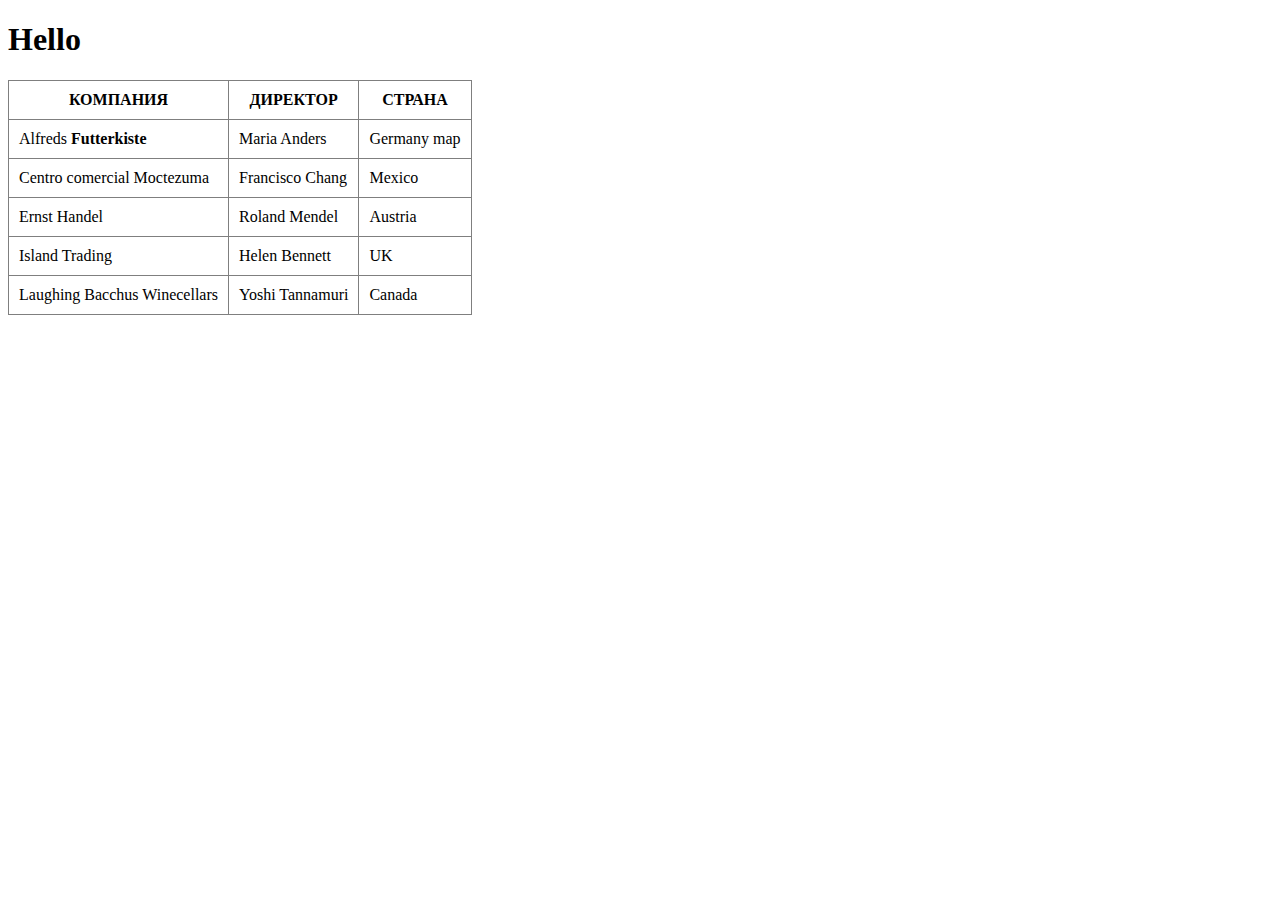
<file: unit_10/oop-9-2/app2/index.html>
<!DOCTYPE html>
<html lang="en">

<head>
  <meta charset="UTF-8">
  <meta name="viewport" content="width=device-width, initial-scale=1.0">
  <title>Document</title>
  <link rel="stylesheet" href="style.css">
</head>

<body>

  <script src="GridView.js"></script>
  <script src="script.js"></script>
</body>

</html>
</file>
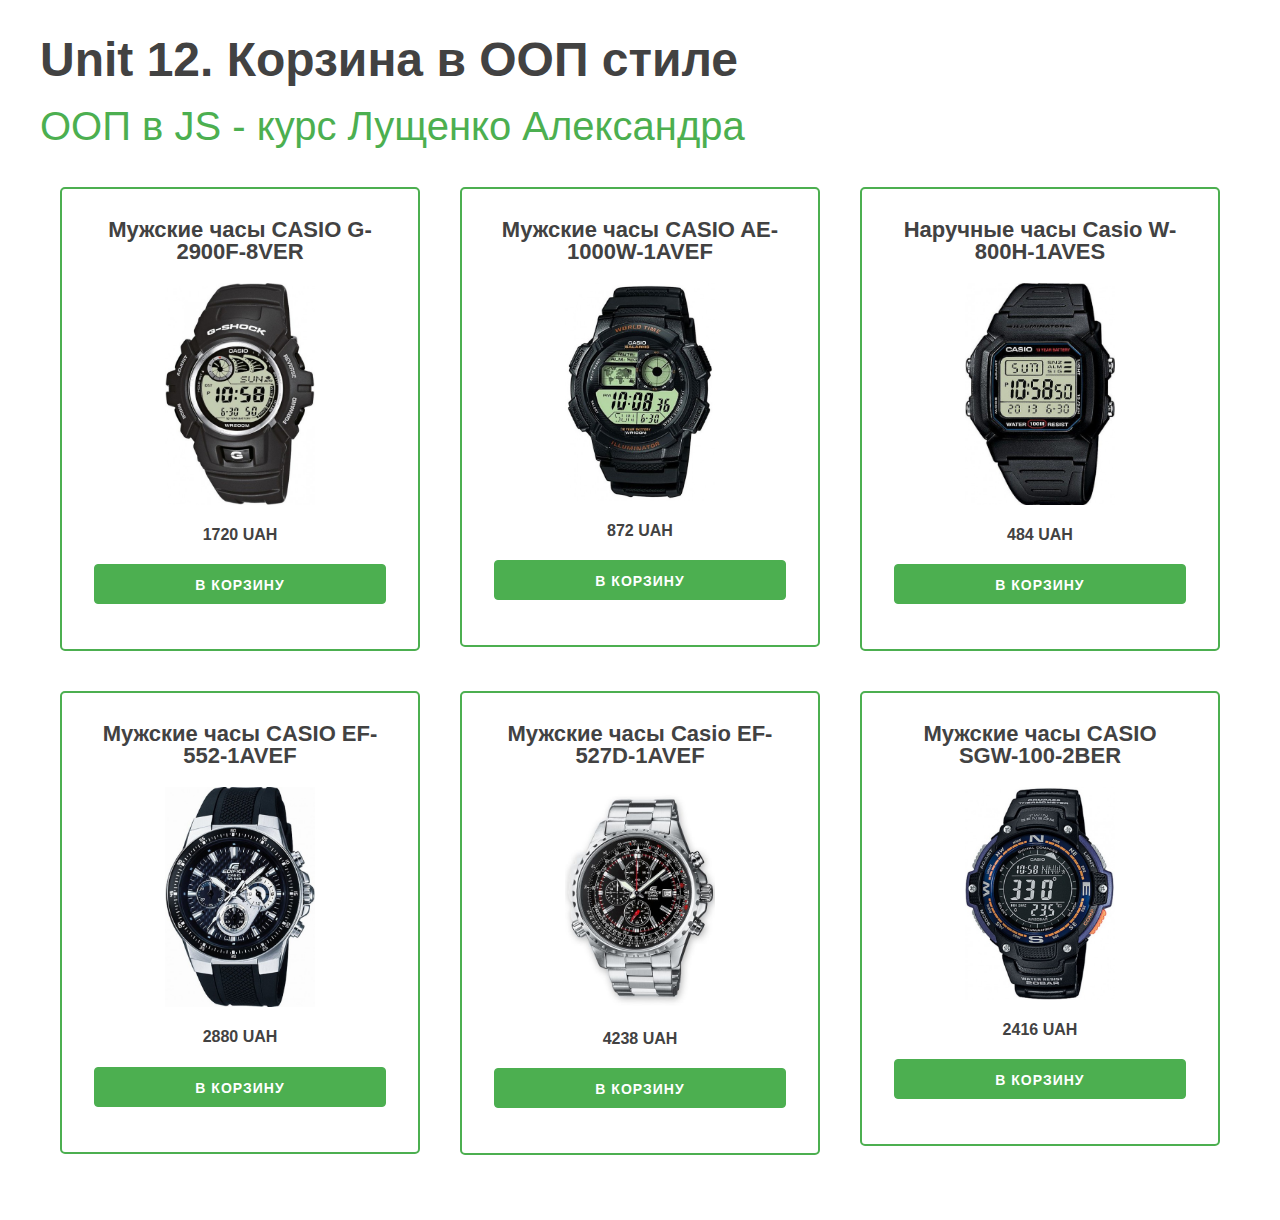
<file: unit_12/oop-10/app/index.html>
<!DOCTYPE html>
<html lang="en">

<head>
  <meta charset="UTF-8">
  <meta name="viewport" content="width=device-width, initial-scale=1.0">
  <link rel="stylesheet" href="css/mustard-ui.min.css">
  <link rel="stylesheet" href="css/style.css">
  <title>ООП в JS - товары</title>
</head>

<body>
  <div class="container">
    <h1>Unit 12. Корзина в ООП стиле</h1>
    <h2><a href="https://itgid.info/course/object-js" target="_blank">ООП в JS - курс Лущенко Александра</a></h2>
    <div class="goods"></div>
  </div>

  <script src="goods.js"></script>
</body>

</html>
</file>
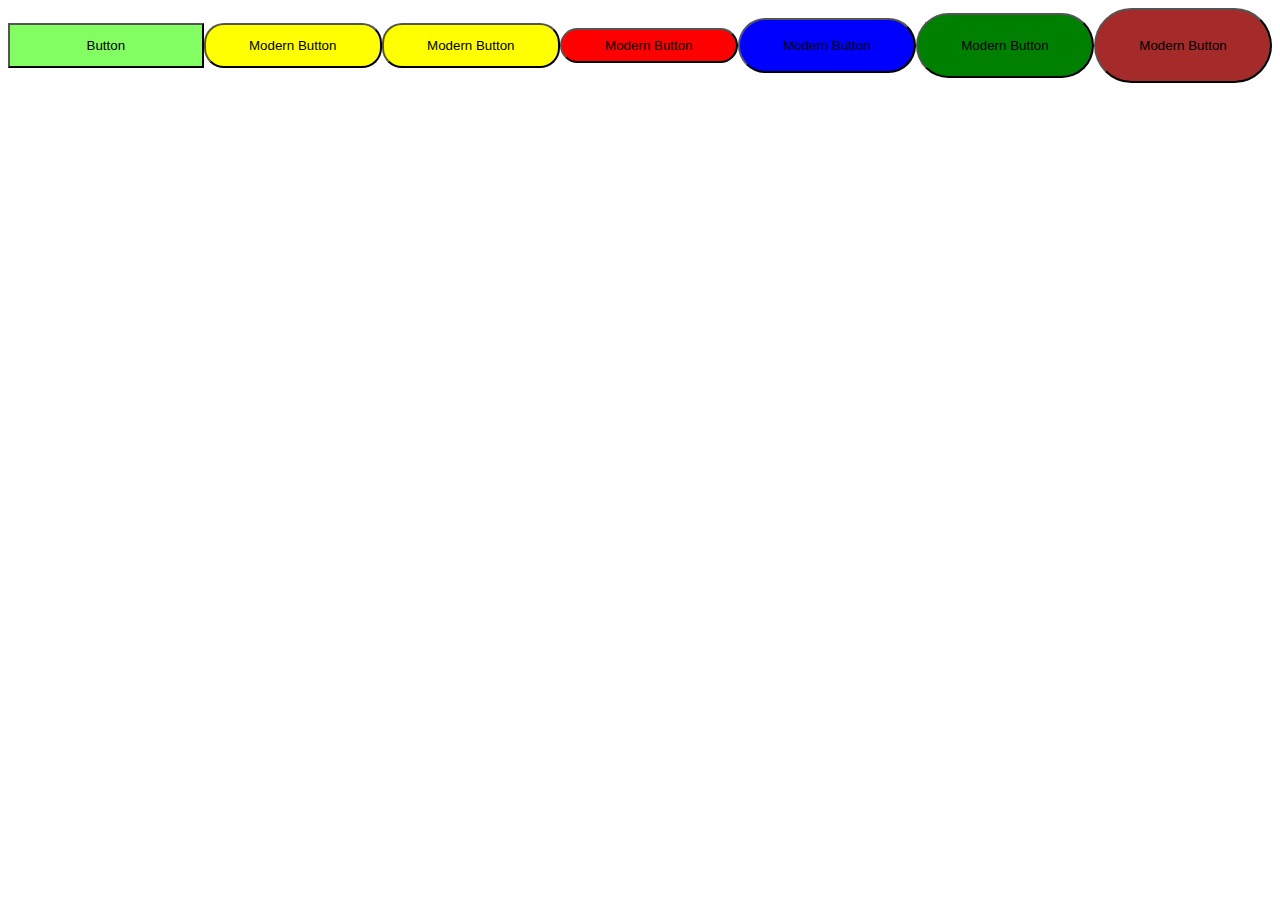
<file: unit_3/oop-3_blank/unit_03/index.html>
<!DOCTYPE html>
<html lang="en">

<head>
  <meta charset="UTF-8">
  <meta name="viewport" content="width=device-width, initial-scale=1.0">
  <title>Document</title>
</head>

<body>

  <div class="button">

  </div>

  <script src="class/Button.js"></script>
  <script src="class/ModernButton.js"></script>
</body>

</html>
</file>
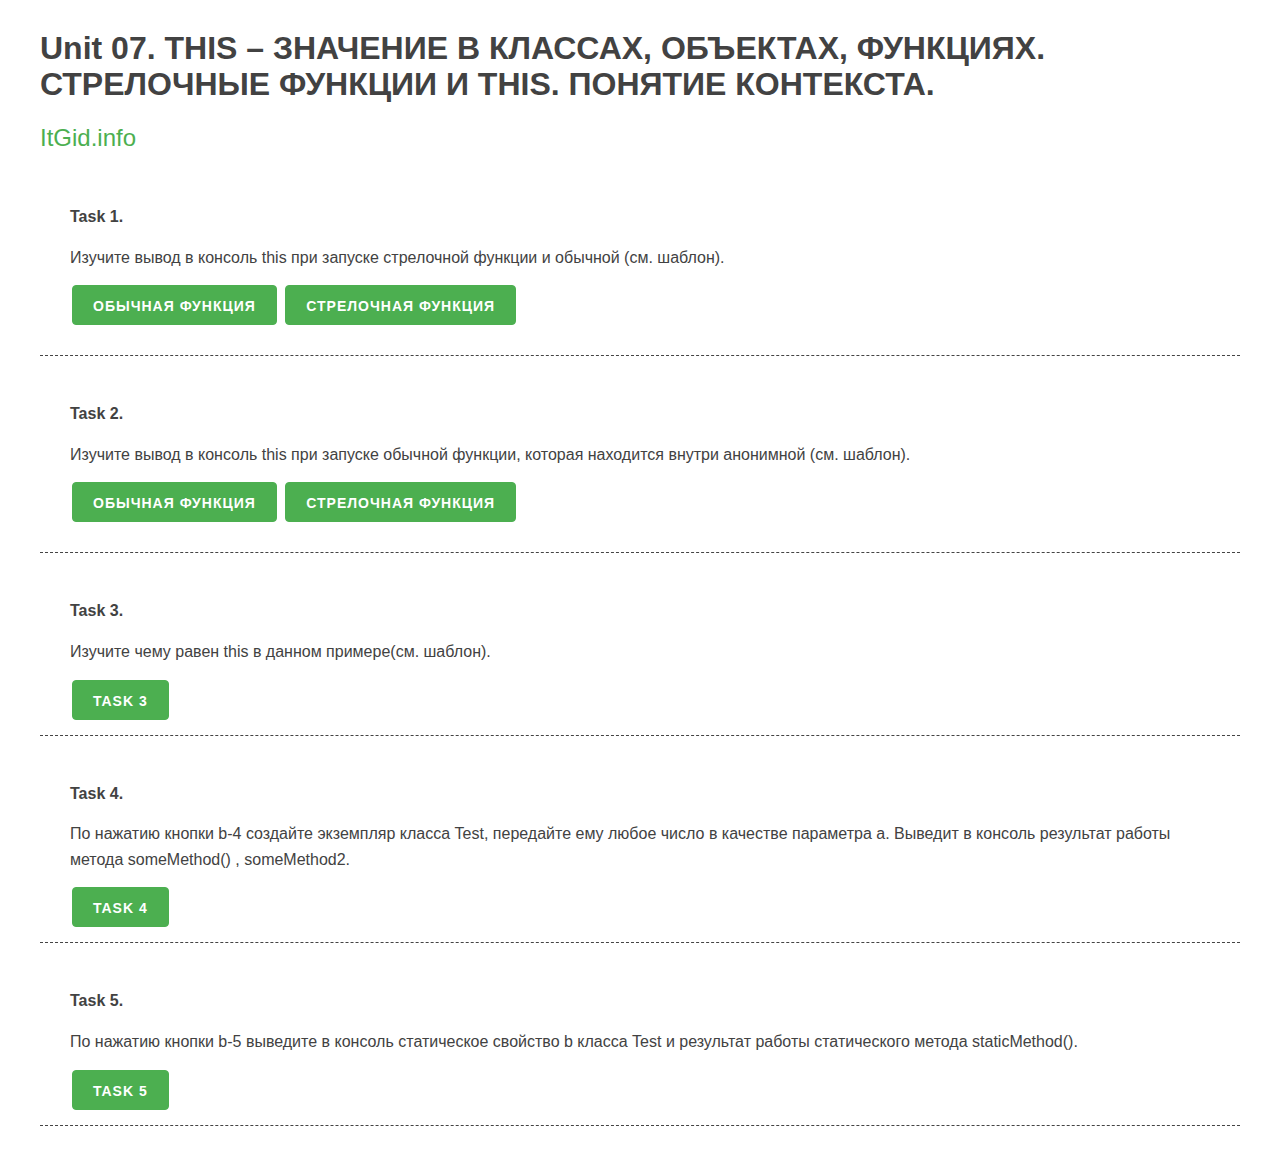
<file: unit_7/oop-7_blank/oop-7_blank/index.html>
<!DOCTYPE html>
<html lang="en">

<head>
  <meta charset="UTF-8">
  <meta name="viewport" content="width=device-width, initial-scale=1.0">
  <link rel="stylesheet" href="css/mustard-ui.min.css">
  <link rel="stylesheet" href="css/style.css">
  <title>OOP JS. Unit 07</title>
</head>

<body>
  <div class="container">
    <h1>Unit 07. THIS – ЗНАЧЕНИЕ В КЛАССАХ, ОБЪЕКТАХ, ФУНКЦИЯХ. СТРЕЛОЧНЫЕ ФУНКЦИИ И THIS. ПОНЯТИЕ КОНТЕКСТА.</h1>
    <h2><a href="https://itgid.info/unit/object-js?unit=oop-7">ItGid.info</a> </h2>

    <section>
      <p><b>Task 1.</b></p>
      <p>Изучите вывод в консоль this при запуске стрелочной функции и обычной (см. шаблон).</p>
      <button class="button-primary b-1">Обычная функция</button>
      <button class="button-primary b-1-2">Стрелочная функция</button>
    </section>

    <section>
      <p><b>Task 2.</b></p>
      <p>Изучите вывод в консоль this при запуске обычной функции, которая находится внутри анонимной (см.
        шаблон).</p>
      <button class="button-primary b-2">Обычная функция</button>
      <button class="button-primary b-2-2">Стрелочная функция</button>
    </section>

    <section>
      <p><b>Task 3.</b></p>
      <p>Изучите чему равен this в данном примере(см.
        шаблон).</p>
      <button class="button-primary b-3">Task 3</button>
    </section>

    <section>
      <p><b>Task 4.</b></p>
      <p>По нажатию кнопки b-4 создайте экземпляр класса Test, передайте ему любое число в качестве параметра a.
        Выведит в консоль результат работы метода someMethod() , someMethod2.</p>
      <button class="button-primary b-4">Task 4</button>
    </section>

    <section>
      <p><b>Task 5.</b></p>
      <p>По нажатию кнопки b-5 выведите в консоль статическое свойство b класса Test и результат работы
        статического метода staticMethod().</p>
      <button class="button-primary b-5">Task 5</button>
    </section>
  </div>
  <script src="class/Test.js"></script>
  <script src="script.js"></script>
</body>

</html>
</file>
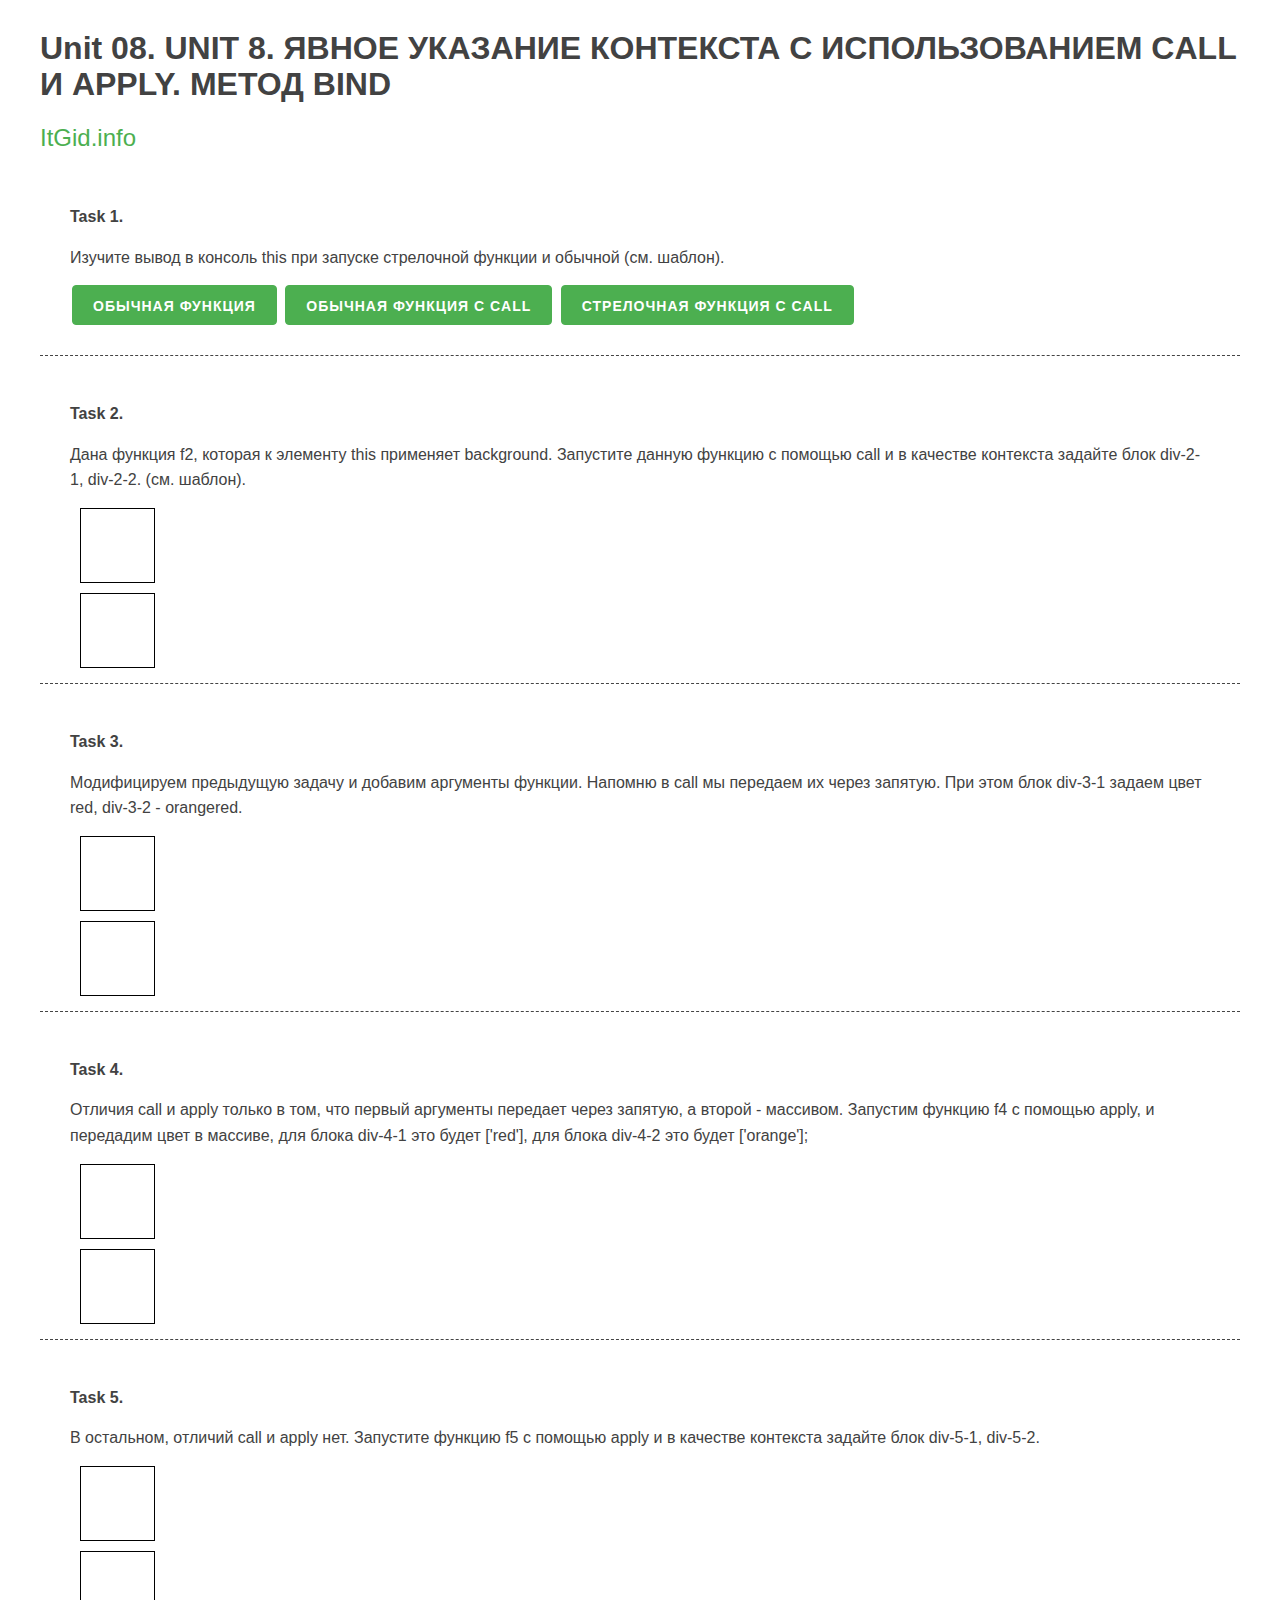
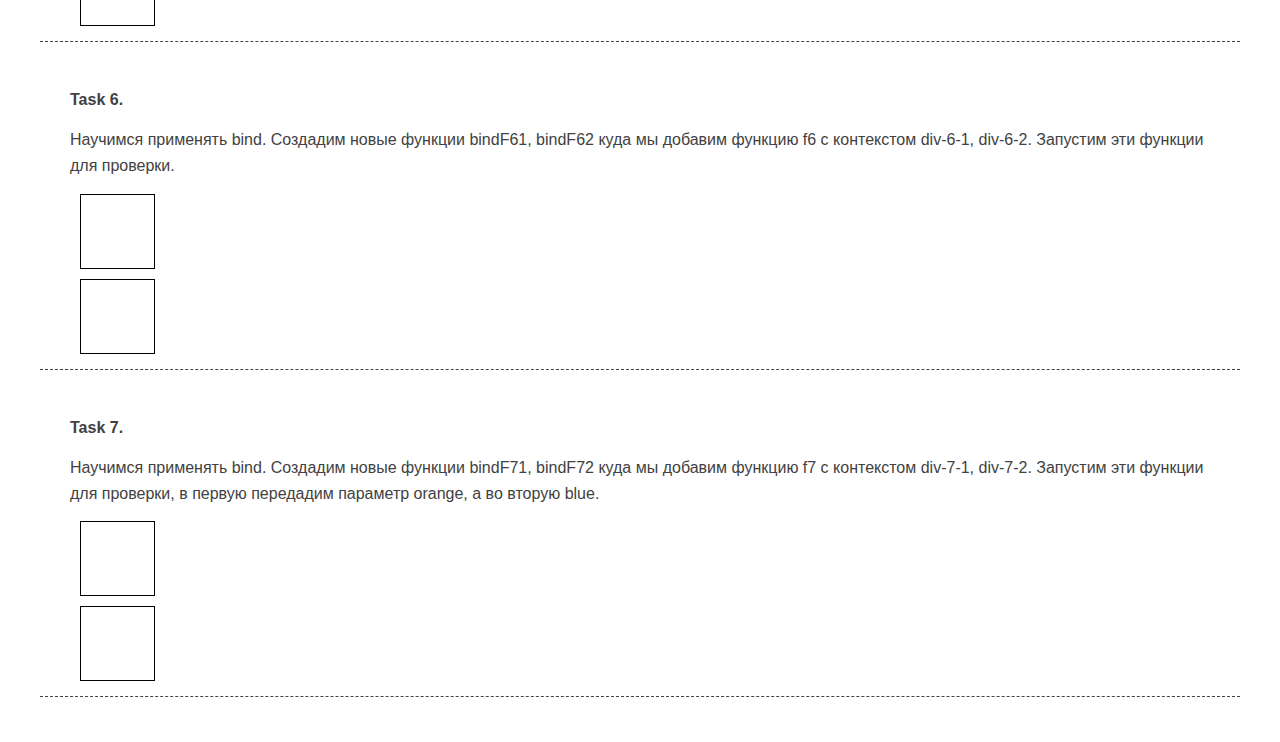
<file: unit_8/oop-8_blank/oop-8_blank/index.html>
<!DOCTYPE html>
<html lang="en">

<head>
  <meta charset="UTF-8">
  <meta name="viewport" content="width=device-width, initial-scale=1.0">
  <link rel="stylesheet" href="css/mustard-ui.min.css">
  <link rel="stylesheet" href="css/style.css">
  <title>OOP JS. Unit 08</title>
</head>

<body>
  <div class="container">
    <h1>Unit 08. UNIT 8. ЯВНОЕ УКАЗАНИЕ КОНТЕКСТА С ИСПОЛЬЗОВАНИЕМ CALL И APPLY. МЕТОД BIND</h1>
    <h2><a href="https://itgid.info/unit/object-js?unit=oop-7">ItGid.info</a> </h2>

    <section>
      <p><b>Task 1.</b></p>
      <p>Изучите вывод в консоль this при запуске стрелочной функции и обычной (см. шаблон).</p>
      <button class="button-primary b-1">Обычная функция</button>
      <button class="button-primary b-1-2">Обычная функция c call</button>
      <button class="button-primary b-1-3">Стрелочная функция c call</button>
    </section>

    <section>
      <p><b>Task 2.</b></p>
      <p>Дана функция f2, которая к элементу this применяет background. Запустите данную функцию с помощью call и
        в качестве контекста задайте блок div-2-1, div-2-2. (см.
        шаблон).</p>
      <div class="div-2-1"></div>
      <div class="div-2-2"></div>
    </section>

    <section>
      <p><b>Task 3.</b></p>
      <p>Модифицируем предыдущую задачу и добавим аргументы функции. Напомню в call мы передаем их через запятую.
        При этом блок div-3-1 задаем цвет red, div-3-2 - orangered.</p>
      <div class="div-3-1"></div>
      <div class="div-3-2"></div>
    </section>

    <section>
      <p><b>Task 4.</b></p>
      <p>Отличия call и apply только в том, что первый аргументы передает через запятую, а второй - массивом.
        Запустим функцию f4 с помощью apply, и передадим цвет в массиве, для блока div-4-1 это будет ['red'],
        для блока div-4-2 это будет ['orange'];</p>
      <div class="div-4-1"></div>
      <div class="div-4-2"></div>
    </section>

    <section>
      <p><b>Task 5.</b></p>
      <p>В остальном, отличий call и apply нет. Запустите функцию f5 с помощью apply и в качестве контекста
        задайте
        блок div-5-1, div-5-2.</p>
      <div class="div-5-1"></div>
      <div class="div-5-2"></div>
    </section>
    <section>
      <p><b>Task 6.</b></p>
      <p>Научимся применять bind. Создадим новые функции bindF61, bindF62 куда мы добавим функцию f6 с контекстом
        div-6-1, div-6-2. Запустим эти функции для проверки. </p>
      <div class="div-6-1"></div>
      <div class="div-6-2"></div>
    </section>
    <section>
      <p><b>Task 7.</b></p>
      <p>Научимся применять bind. Создадим новые функции bindF71, bindF72 куда мы добавим функцию f7 с контекстом
        div-7-1, div-7-2. Запустим эти функции для проверки, в первую передадим параметр orange, а во вторую
        blue.</p>
      <div class="div-7-1"></div>
      <div class="div-7-2"></div>
    </section>
  </div>
  <script src="script.js"></script>
</body>

</html>
</file>
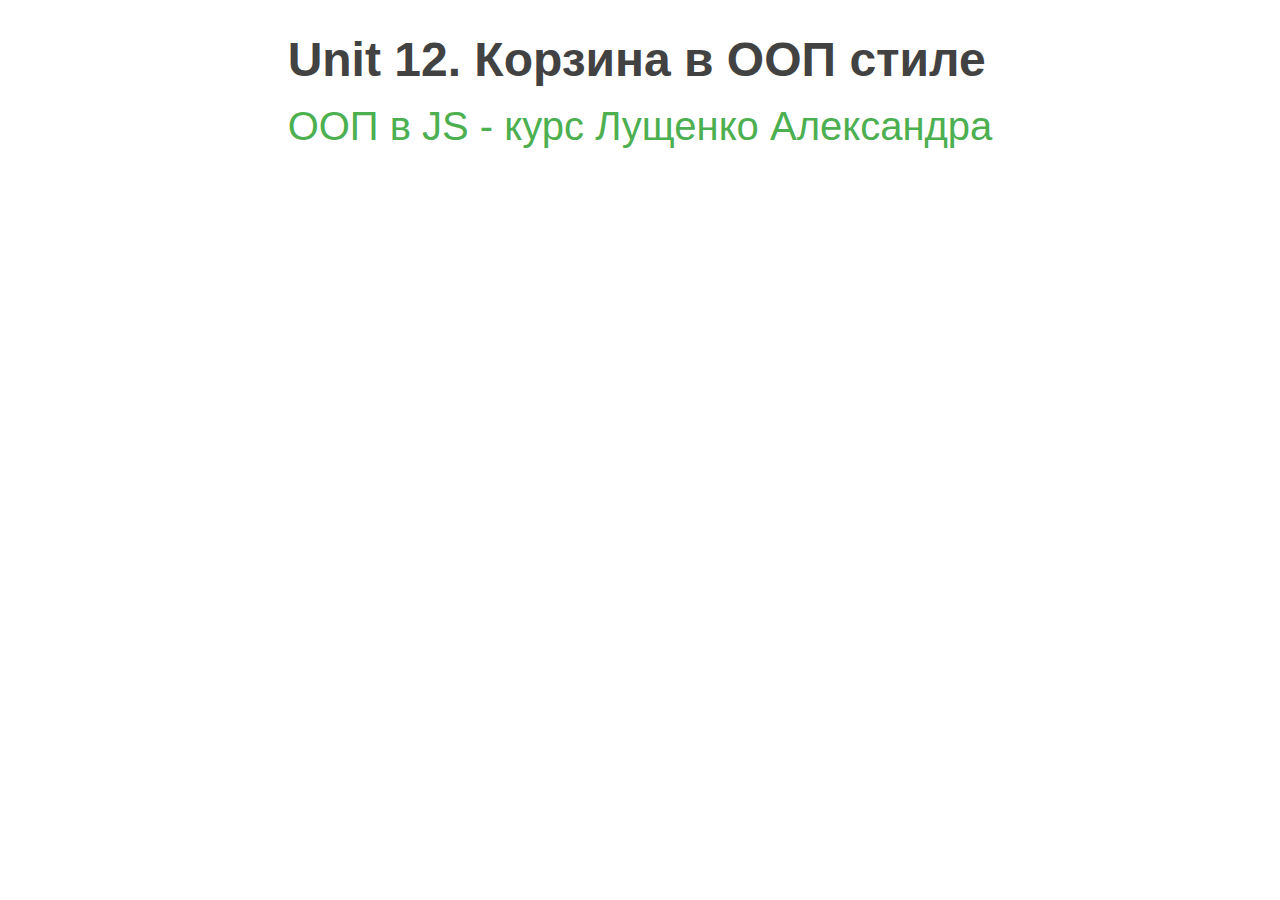
<file: unit_12/oop-10/app/cart.html>
<!DOCTYPE html>
<html lang="en">

<head>
  <meta charset="UTF-8">
  <meta name="viewport" content="width=device-width, initial-scale=1.0">

  <link rel="stylesheet" href="css/mustard-ui.min.css">
  <link rel="stylesheet" href="css/style.css">
  <title>ООП в JS - корзина</title>
</head>

<body>
  <div class="container">
    <h1>Unit 12. Корзина в ООП стиле</h1>
    <h2><a href="https://itgid.info/course/object-js" target="_blank">ООП в JS - курс Лущенко Александра</a></h2>
    <div class="cart-out"></div>
  </div>
  <script src="class/Cart.js"></script>
  <script src="script.js"></script>
</body>

</html>
</file>
<file: unit_10/oop-9-2/app2/style.css>
table {
  border-collapse: collapse;
  border: 1px solid #7f7f7f;
}

table tr,
td,
th {
  border: 1px solid #7f7f7f;
}

table td,
th {
  padding: 10px;
}

table th {
  text-transform: uppercase;
}
.header {
  font-family: Georgia;
}
</file>
<file: unit_12/oop-10/app/css/style.css>
table.cart {
  border-collapse: collapse;
  border: 1ps solid #666;
}

table.cart td {
  border: 1px solid #666;
  padding: 5px 10px;
  text-align: center;
}

table.cart img {
  width: 48px;
}

table.cart span.total {
  font-weight: 800;
}

.goods img {
  width: 150px;
  display: block;
  margin: 0 auto;
  max-height: 222px;
}

.goods h2 {
  font-size: 22px;
  margin: 0 0 20px 0;
  line-height: 100%;
}

.goods .package.featured.text-center {
  text-align: center;
}

.goods .package.featured p.price {
  font-size: 16px;
  font-weight: 800;
  margin: 20px 0;
}
</file>
<file: unit_7/oop-7_blank/oop-7_blank/css/style.css>
.container {
  width: 100%;
}

h1 {
  font-size: 32px;
  line-height: 36px;
}

h2 {
  font-size: 24px;
}

section {
  margin-bottom: 15px;
  padding-bottom: 15px;
  border-bottom: 1px dashed #444;
}

.block {
  width: 75px;
  height: 75px;
  margin: 25px;
  border: 2px solid #333;
}

.active {
  background: orange;
}

.hide {
  display: none;
}

.img-12-min {
  width: 64px;
}

.img-12-max {
  width: 128px;
  border: 3px solid #fff;
}

.active-img {
  border: 3px solid black;
}
</file>
<file: unit_8/oop-8_blank/oop-8_blank/css/style.css>
.container {
  width: 100%;
}

h1 {
  font-size: 32px;
  line-height: 36px;
}

h2 {
  font-size: 24px;
}

section {
  margin-bottom: 15px;
  padding-bottom: 15px;
  border-bottom: 1px dashed #444;
}

.block {
  width: 75px;
  height: 75px;
  margin: 25px;
  border: 2px solid #333;
}

.active {
  background: orange;
}

.hide {
  display: none;
}

.img-12-min {
  width: 64px;
}

.img-12-max {
  width: 128px;
  border: 3px solid #fff;
}

.active-img {
  border: 3px solid black;
}

.div-2-1,
.div-2-2,
.div-3-1,
.div-3-2,
.div-4-1,
.div-4-2,
.div-5-1,
.div-5-2,
.div-6-1,
.div-6-2,
.div-7-1,
.div-7-2 {
  width: 75px;
  height: 75px;
  border: 1px solid black;
  margin: 10px;
}
</file>
<file: unit_12/oop-10/app/css/mustard-ui.min.css>
/*!
Mustard UI v0.0.5
MIT License
https://mustard-ui.com
*/*{margin:0;padding:0}html{box-sizing:border-box}*,*::after,*::before{box-sizing:inherit}body{display:flex;flex-direction:column;min-height:100vh;background-color:#fff}main{flex:1}.float-left{float:left}.float-right{float:right}.clear-fix::before,.clear-fix::after{content:"";display:table}.clear-fix::after{clear:both}.align-left{text-align:left}.align-center{text-align:center}.align-right{text-align:right}.container{max-width:1200px;margin-left:auto;margin-right:auto;padding:30px 0}.container-small{max-width:768px}.container-large{max-width:1440px}.display-flex{display:flex;justify-content:space-around}.display-none{display:none}.display-sm-up{display:none}@media (min-width: 425px){.display-sm-up{display:initial}}.display-md-up{display:none}@media (min-width: 768px){.display-md-up{display:initial}}.display-lg-up{display:none}@media (min-width: 1024px){.display-lg-up{display:initial}}.display-xlg-up{display:none}@media (min-width: 1440px){.display-xlg-up{display:initial}}.display-sm-down{display:none}@media (max-width: 424px){.display-sm-down{display:initial}}.display-md-down{display:none}@media (max-width: 767px){.display-md-down{display:initial}}.display-lg-down{display:none}@media (max-width: 1023px){.display-lg-down{display:initial}}.display-xlg-down{display:none}@media (max-width: 1439px){.display-xlg-down{display:initial}}.display-sm-to-md{display:none}@media (min-width: 425px) and (max-width: 767px){.display-sm-to-md{display:initial}}.display-sm-to-lg{display:none}@media (min-width: 425px) and (max-width: 1023px){.display-sm-to-lg{display:initial}}.display-sm-to-xlg{display:none}@media (min-width: 425px) and (max-width: 1439px){.display-sm-to-xlg{display:initial}}.display-md-to-lg{display:none}@media (min-width: 768px) and (max-width: 1023px){.display-md-to-lg{display:initial}}.display-md-to-xlg{display:none}@media (min-width: 768px) and (max-width: 1439px){.display-md-to-xlg{display:initial}}.display-lg-to-xlg{display:none}@media (min-width: 1024px) and (max-width: 1439px){.display-lg-to-xlg{display:initial}}.row{display:flex;flex-direction:row;flex-wrap:wrap;margin-top:15px;margin-bottom:15px}.row.row-reverse{flex-direction:row-reverse}.row .col{flex-grow:1;flex-basis:100%;max-width:100%;padding:5px 5px}.row .col.col-reverse{flex-direction:column-reverse}.row .col-xs-1{flex-basis:8.33333%;max-width:8.33333%}.row .col-xs-2{flex-basis:16.66667%;max-width:16.66667%}.row .col-xs-3{flex-basis:25%;max-width:25%}.row .col-xs-4{flex-basis:33.33333%;max-width:33.33333%}.row .col-xs-5{flex-basis:41.66667%;max-width:41.66667%}.row .col-xs-6{flex-basis:50%;max-width:50%}.row .col-xs-7{flex-basis:58.33333%;max-width:58.33333%}.row .col-xs-8{flex-basis:66.66667%;max-width:66.66667%}.row .col-xs-9{flex-basis:75%;max-width:75%}.row .col-xs-10{flex-basis:83.33333%;max-width:83.33333%}.row .col-xs-11{flex-basis:91.66667%;max-width:91.66667%}.row .col-xs-12{flex-basis:100%;max-width:100%}.row .col-xs-offset-1{margin-left:8.33333%}.row .col-xs-offset-2{margin-left:16.66667%}.row .col-xs-offset-3{margin-left:25%}.row .col-xs-offset-4{margin-left:33.33333%}.row .col-xs-offset-5{margin-left:41.66667%}.row .col-xs-offset-6{margin-left:50%}.row .col-xs-offset-7{margin-left:58.33333%}.row .col-xs-offset-8{margin-left:66.66667%}.row .col-xs-offset-9{margin-left:75%}.row .col-xs-offset-10{margin-left:83.33333%}.row .col-xs-offset-11{margin-left:91.66667%}.row .col-xs-offset-12{margin-left:100%}@media (min-width: 425px){.row .col-sm-1{flex-basis:8.33333%;max-width:8.33333%}.row .col-sm-2{flex-basis:16.66667%;max-width:16.66667%}.row .col-sm-3{flex-basis:25%;max-width:25%}.row .col-sm-4{flex-basis:33.33333%;max-width:33.33333%}.row .col-sm-5{flex-basis:41.66667%;max-width:41.66667%}.row .col-sm-6{flex-basis:50%;max-width:50%}.row .col-sm-7{flex-basis:58.33333%;max-width:58.33333%}.row .col-sm-8{flex-basis:66.66667%;max-width:66.66667%}.row .col-sm-9{flex-basis:75%;max-width:75%}.row .col-sm-10{flex-basis:83.33333%;max-width:83.33333%}.row .col-sm-11{flex-basis:91.66667%;max-width:91.66667%}.row .col-sm-12{flex-basis:100%;max-width:100%}.row .col-sm-offset-1{margin-left:8.33333%}.row .col-sm-offset-2{margin-left:16.66667%}.row .col-sm-offset-3{margin-left:25%}.row .col-sm-offset-4{margin-left:33.33333%}.row .col-sm-offset-5{margin-left:41.66667%}.row .col-sm-offset-6{margin-left:50%}.row .col-sm-offset-7{margin-left:58.33333%}.row .col-sm-offset-8{margin-left:66.66667%}.row .col-sm-offset-9{margin-left:75%}.row .col-sm-offset-10{margin-left:83.33333%}.row .col-sm-offset-11{margin-left:91.66667%}.row .col-sm-offset-12{margin-left:100%}}@media (min-width: 768px){.row .col-md-1{flex-basis:8.33333%;max-width:8.33333%}.row .col-md-2{flex-basis:16.66667%;max-width:16.66667%}.row .col-md-3{flex-basis:25%;max-width:25%}.row .col-md-4{flex-basis:33.33333%;max-width:33.33333%}.row .col-md-5{flex-basis:41.66667%;max-width:41.66667%}.row .col-md-6{flex-basis:50%;max-width:50%}.row .col-md-7{flex-basis:58.33333%;max-width:58.33333%}.row .col-md-8{flex-basis:66.66667%;max-width:66.66667%}.row .col-md-9{flex-basis:75%;max-width:75%}.row .col-md-10{flex-basis:83.33333%;max-width:83.33333%}.row .col-md-11{flex-basis:91.66667%;max-width:91.66667%}.row .col-md-12{flex-basis:100%;max-width:100%}.row .col-md-offset-1{margin-left:8.33333%}.row .col-md-offset-2{margin-left:16.66667%}.row .col-md-offset-3{margin-left:25%}.row .col-md-offset-4{margin-left:33.33333%}.row .col-md-offset-5{margin-left:41.66667%}.row .col-md-offset-6{margin-left:50%}.row .col-md-offset-7{margin-left:58.33333%}.row .col-md-offset-8{margin-left:66.66667%}.row .col-md-offset-9{margin-left:75%}.row .col-md-offset-10{margin-left:83.33333%}.row .col-md-offset-11{margin-left:91.66667%}.row .col-md-offset-12{margin-left:100%}}@media (min-width: 1024px){.row .col-lg-1{flex-basis:8.33333%;max-width:8.33333%}.row .col-lg-2{flex-basis:16.66667%;max-width:16.66667%}.row .col-lg-3{flex-basis:25%;max-width:25%}.row .col-lg-4{flex-basis:33.33333%;max-width:33.33333%}.row .col-lg-5{flex-basis:41.66667%;max-width:41.66667%}.row .col-lg-6{flex-basis:50%;max-width:50%}.row .col-lg-7{flex-basis:58.33333%;max-width:58.33333%}.row .col-lg-8{flex-basis:66.66667%;max-width:66.66667%}.row .col-lg-9{flex-basis:75%;max-width:75%}.row .col-lg-10{flex-basis:83.33333%;max-width:83.33333%}.row .col-lg-11{flex-basis:91.66667%;max-width:91.66667%}.row .col-lg-12{flex-basis:100%;max-width:100%}.row .col-lg-offset-1{margin-left:8.33333%}.row .col-lg-offset-2{margin-left:16.66667%}.row .col-lg-offset-3{margin-left:25%}.row .col-lg-offset-4{margin-left:33.33333%}.row .col-lg-offset-5{margin-left:41.66667%}.row .col-lg-offset-6{margin-left:50%}.row .col-lg-offset-7{margin-left:58.33333%}.row .col-lg-offset-8{margin-left:66.66667%}.row .col-lg-offset-9{margin-left:75%}.row .col-lg-offset-10{margin-left:83.33333%}.row .col-lg-offset-11{margin-left:91.66667%}.row .col-lg-offset-12{margin-left:100%}}@media (min-width: 1440px){.row .col-xlg-1{flex-basis:8.33333%;max-width:8.33333%}.row .col-xlg-2{flex-basis:16.66667%;max-width:16.66667%}.row .col-xlg-3{flex-basis:25%;max-width:25%}.row .col-xlg-4{flex-basis:33.33333%;max-width:33.33333%}.row .col-xlg-5{flex-basis:41.66667%;max-width:41.66667%}.row .col-xlg-6{flex-basis:50%;max-width:50%}.row .col-xlg-7{flex-basis:58.33333%;max-width:58.33333%}.row .col-xlg-8{flex-basis:66.66667%;max-width:66.66667%}.row .col-xlg-9{flex-basis:75%;max-width:75%}.row .col-xlg-10{flex-basis:83.33333%;max-width:83.33333%}.row .col-xlg-11{flex-basis:91.66667%;max-width:91.66667%}.row .col-xlg-12{flex-basis:100%;max-width:100%}.row .col-xlg-offset-1{margin-left:8.33333%}.row .col-xlg-offset-2{margin-left:16.66667%}.row .col-xlg-offset-3{margin-left:25%}.row .col-xlg-offset-4{margin-left:33.33333%}.row .col-xlg-offset-5{margin-left:41.66667%}.row .col-xlg-offset-6{margin-left:50%}.row .col-xlg-offset-7{margin-left:58.33333%}.row .col-xlg-offset-8{margin-left:66.66667%}.row .col-xlg-offset-9{margin-left:75%}.row .col-xlg-offset-10{margin-left:83.33333%}.row .col-xlg-offset-11{margin-left:91.66667%}.row .col-xlg-offset-12{margin-left:100%}}.section,section{padding:30px}.section :last-child,section :last-child{margin-bottom:0}.section-primary{background:#ffca28}.section-secondary{background:#f5f5f5}.section-tertiary{background:#fff}blockquote{display:block;margin:15px 15px 30px;padding:15px;font-size:18px;font-weight:400;border-left:4px solid #4caf50;background:#fff}blockquote :last-child{margin-bottom:0}.button,button,input[type='button'],input[type='reset'],input[type='submit']{display:inline-block;height:40px;margin:0 2px 15px;padding:0 20px;width:auto;background:none;overflow:visible;-webkit-appearance:none;-moz-appearance:none;appearance:none;transition:all .1s ease-out;font-size:14px;font-weight:600;color:inherit;line-height:40px;letter-spacing:1px;text-decoration:none;text-transform:uppercase;white-space:nowrap;border-radius:4px;border-style:solid;border-width:1px}.button:focus,button:focus,input[type='button']:focus,input[type='reset']:focus,input[type='submit']:focus{outline:none}.button:focus,.button:hover,button:focus,button:hover,input[type='button']:focus,input[type='button']:hover,input[type='reset']:focus,input[type='reset']:hover,input[type='submit']:focus,input[type='submit']:hover{opacity:0.85;cursor:pointer;transform:scale(1.025)}.button:active,button:active,input[type='button']:active,input[type='reset']:active,input[type='submit']:active{opacity:1;transform:scale(1)}.button:disabled,button:disabled,input[type='button']:disabled,input[type='reset']:disabled,input[type='submit']:disabled{opacity:0.5}.button:disabled:hover,button:disabled:hover,input[type='button']:disabled:hover,input[type='reset']:disabled:hover,input[type='submit']:disabled:hover{cursor:not-allowed}.button-primary{background-color:#4caf50;color:#fff;border-color:#4caf50}.button-primary-outlined{background-color:#fff;color:#4caf50;border-color:#4caf50}.button-primary-text{color:#4caf50;border-color:transparent}.button-success{background-color:#4caf50;color:#fff;border-color:#4caf50}.button-success-outlined{background-color:#fff;color:#4caf50;border-color:#4caf50}.button-success-text{color:#4caf50;border-color:transparent}.button-info{background-color:#9e9e9e;color:#fff;border-color:#9e9e9e}.button-info-outlined{background-color:#fff;color:#9e9e9e;border-color:#9e9e9e}.button-info-text{color:#9e9e9e;border-color:transparent}.button-warning{background-color:#ffb300;color:#fff;border-color:#ffb300}.button-warning-outlined{background-color:#fff;color:#ffb300;border-color:#ffb300}.button-warning-text{color:#ffb300;border-color:transparent}.button-danger{background-color:#f44336;color:#fff;border-color:#f44336}.button-danger-outlined{background-color:#fff;color:#f44336;border-color:#f44336}.button-danger-text{color:#f44336;border-color:transparent}.button-round{border-radius:24px}.button-large{height:48px;line-height:48px;padding:0 30px;font-size:16px}.button-small{height:30px;line-height:30px;padding:0 15px;font-size:12px}pre{display:block;margin:15px 0;padding:10px 15px;border-left:4px solid #4caf50;background:#f5f5f5;font-family:Consolas, Monaco, 'Andale Mono', 'Ubuntu Mono', monospace;font-size:15px;color:#212121;white-space:normal;overflow-x:auto}code{background:#f5f5f5;color:#212121;font-family:Monaco, 'Courier New', Courier, monospace;white-space:pre}.form-control{position:relative;margin-bottom:10px}.form-control-group{display:flex;justify-content:flex-start}.form-control-group .form-control{flex:1;padding-right:15px}.form-control-group .form-control:last-of-type{padding-right:0}.form-control-group .form-control.grow-1x{flex-grow:1}.form-control-group .form-control.grow-2x{flex-grow:2}.form-control-group .form-control.grow-3x{flex-grow:3}.validation-error{margin-top:2px;font-size:12px;color:#f44336}label{font-size:14px;font-weight:400}input[type="text"],input[type="password"],select{-webkit-appearance:none;-moz-appearance:none;appearance:none;display:block;width:100%;padding:10px;line-height:20px;font-size:16px;font-weight:inherit;background:#fff;border-radius:5px;border:1px solid #bdbdbd}input[type="text"]::-webkit-input-placeholder,input[type="password"]::-webkit-input-placeholder,select::-webkit-input-placeholder{color:#9e9e9e}input[type="text"]:-ms-input-placeholder,input[type="password"]:-ms-input-placeholder,select:-ms-input-placeholder{color:#9e9e9e}input[type="text"]::-ms-input-placeholder,input[type="password"]::-ms-input-placeholder,select::-ms-input-placeholder{color:#9e9e9e}input[type="text"]::placeholder,input[type="password"]::placeholder,select::placeholder{color:#9e9e9e}input[type="text"]:focus,input[type="password"]:focus,select:focus{outline:none;border-color:#4caf50}input[type="text"].invalid,input[type="password"].invalid,select.invalid{border-color:#f44336}fieldset{margin:15px 0;padding:15px;font-size:14px;border:1px solid #bdbdbd;border-radius:5px}fieldset legend{padding:0 5px}input[type="checkbox"],input[type="radio"]{margin-right:10px}select{background:#fff url('data:image/svg+xml;utf8,<svg xmlns="http://www.w3.org/2000/svg" height="14" viewBox="0 0 29 14" width="29"><path fill="#bdbdbd" d="M9.37727 3.625l5.08154 6.93523L19.54036 3.625"/></svg>') center right no-repeat;padding-right:30px}select:hover{cursor:pointer}select:disabled{opacity:0.5}select:focus{background:#fff url('data:image/svg+xml;utf8,<svg xmlns="http://www.w3.org/2000/svg" height="14" viewBox="0 0 29 14" width="29"><path fill="#4caf50" d="M9.37727 3.625l5.08154 6.93523L19.54036 3.625"/></svg>') center right no-repeat}textarea{-webkit-appearance:none;-moz-appearance:none;appearance:none;display:block;width:100%;padding:10px 15px;min-height:100px;font-size:16px;font-weight:300;line-height:1.4;color:#000;background-color:#fff;border:1px solid #bdbdbd;border-radius:5px}textarea::-webkit-input-placeholder{color:#9e9e9e}textarea:-ms-input-placeholder{color:#9e9e9e}textarea::-ms-input-placeholder{color:#9e9e9e}textarea::placeholder{color:#9e9e9e}textarea:focus{border-color:#4caf50;outline:none}textarea.invalid{border-color:#ef9a9a}a{text-decoration:none;color:#4caf50;font-weight:400;transition:opacity .1s ease-out}a:focus,a:hover{opacity:0.75}a:active{opacity:1}ul,ol,dl{list-style:none;margin-bottom:15px}ul{list-style:circle inside}ol{list-style:decimal inside}table{margin:15px 0;width:100%;border-spacing:0;border-collapse:collapse}table tr{border-bottom:1px solid #eee;text-align:left}table thead th{padding:15px;font-weight:300;color:#9e9e9e}table tbody td{padding:15px;font-weight:300}body{font-family:"Open Sans",sans-serif;font-size:16px;line-height:1.6;font-weight:300;color:#424242}h1,h2,h3,h4,h5,h6{font-family:"Open Sans",sans-serif;font-weight:300;color:#424242;margin:0 0 10px;font-weight:600}.h1,h1{font-size:48px;line-height:60px}.h2,h2{font-size:40px;line-height:52px}.h3,h3{font-size:32px;line-height:44px}.h4,h4{font-size:28px;line-height:40px}.h5,h5{font-size:24px;line-height:36px}.h6,h6{font-size:20px;line-height:32px}p{margin-bottom:15px}p.magnify{font-size:17.6px;line-height:1.8}strong,b{font-weight:600}.alert{margin:15px 0;padding:15px;border-radius:5px}.alert-danger{background:#ffebee}.alert-info{background:#e3f2fd}.alert-warning{background:#fff8e1}.alert-success{background:#e8f5e9}.breadcrumbs{display:flex;list-style:none;font-size:14px}.breadcrumbs li{display:block}.breadcrumbs li::after{display:inline-block;content:"/";padding:0 5px;color:#9e9e9e}.breadcrumbs li:last-of-type::after{display:none}.card{margin:15px;padding:30px;background:#fff;overflow:hidden;border-radius:5px;box-shadow:0 4px 12px rgba(224,224,224,0.5)}.card-title{font-size:24px;margin-bottom:5px}.card-actions{display:flex;align-items:center;margin-top:30px;list-style:none;justify-content:space-around}.card-actions>*{margin-bottom:0}.footer,footer{padding:30px;width:100%;background:#757575}.footer .copyright,footer .copyright{margin:0;padding-top:30px;font-size:14px;color:#fff;border-top:1px solid #9e9e9e}.footer .copyright a,footer .copyright a{color:#bdbdbd}.footer-text p{color:#fff}.footer-links-category{color:#fff;font-size:14px;font-weight:600;text-transform:uppercase;letter-spacing:1px}.footer-links{list-style:none}.footer-links li{margin-top:5px}.footer-links a{color:#bdbdbd}header,.header{position:relative;display:flex;flex-direction:column;justify-content:center;align-items:center;padding:0 15px;height:100vh;background:#ffc107}header .title,.header .title{font-size:50px;line-height:50px;font-weight:400;color:#424242;text-align:center}@media (min-width: 768px){header .title,.header .title{font-size:60px;line-height:60px}}header .subtitle,.header .subtitle{font-size:18px;line-height:26px;font-weight:300;color:#424242;text-align:center}@media (min-width: 768px){header .subtitle,.header .subtitle{font-size:25.2px;line-height:25.2px}}header .disclaimer,.header .disclaimer{font-size:12px;color:#424242;text-align:center}header .scroll-down,.header .scroll-down{opacity:1;transition:all .5s ease-in 3s}header .scroll-down,.header .scroll-down{display:flex;align-items:center;justify-content:center;position:absolute;bottom:45px;left:50%;margin-left:-16px;width:32px;height:32px;border:2px solid #424242;border-radius:50%;animation:bounce 2s infinite 2s;transition:all .2s ease-in}header .scroll-down::before,.header .scroll-down::before{display:block;position:relative;bottom:2px;content:'';transform:rotate(-45deg);width:12px;height:12px;border:2px solid #424242;border-width:0px 0 2px 2px}@keyframes bounce{0%,100%,20%,50%,80%{transform:translateY(0)}40%{transform:translateY(-10px)}60%{transform:translateY(-5px)}}.menu{display:inline-block;list-style:none;background:#fff;border-radius:5px;box-shadow:0 4px 12px rgba(158,158,158,0.5)}.menu li a{display:block;padding:10px 30px;border-bottom:1px solid #eee}.menu li a:focus,.menu li a:hover{background:#fafafa}.modal-mask{position:fixed;top:0;right:0;bottom:0;left:0;background:rgba(97,97,97,0.5);z-index:10}.modal{display:flex;flex-direction:column;justify-content:space-between;position:fixed;top:50%;left:50%;max-width:540px;transform:translate(-50%, -50%);background:#fff;border-radius:5px;overflow:hidden;box-shadow:0 4px 12px rgba(117,117,117,0.5)}.modal-head{padding:10px 15px}.modal-head .modal-title{font-size:24px}.modal-body{flex:1;padding:30px 15px;background:#eee}.modal-footer{padding:15px}.modal-footer>*{margin-bottom:0}nav,.nav{padding:0 15px;height:60px;width:100%;background:#ffc107}nav a,.nav a{display:block;color:#424242}.nav-container{display:flex;align-items:center;justify-content:space-between;height:100%;max-width:1200px;margin:0 auto;padding:0 30px}.nav-logo{display:flex;align-items:center;font-size:32px;line-height:32px}.nav-links{display:none;list-style:none;margin:0;height:100%}@media (min-width: 768px){.nav-links{display:flex}}.nav-links li,.nav-links a{height:100%}.nav-links a{display:flex;align-items:center;padding:0 30px}.nav-links a:active{color:#4caf50}.nav-links a.active{border-bottom:4px solid #4caf50}.mobile-menu-toggle{display:block;position:relative;height:20px;width:26px}@media (min-width: 768px){.mobile-menu-toggle{display:none}}.mobile-menu-toggle:focus,.mobile-menu-toggle:hover{cursor:pointer}.mobile-menu-toggle::before{position:absolute;top:0;left:0;width:26px;height:4px;content:'';background:#424242;border-radius:4px;box-shadow:0 8px 0 0 #424242,0 16px 0 0 #424242}.pagination{display:flex;list-style:none;margin:15px 0}.pagination li{margin:0 5px}.pagination li a{display:block;padding:5px 10px;border-radius:5px;background:#fff;border:1px solid #e0e0e0}.pagination li a.active,.pagination li a:focus,.pagination li a:hover{opacity:1;border-color:#4caf50}.pagination li a.active{background:#4caf50;color:#fff}.pagination li a:active{transform:scale(0.95)}.panel{background:#fff;border-radius:5px;overflow:hidden;margin:30px 0;box-shadow:0 4px 12px rgba(224,224,224,0.5)}.panel-head{display:flex;align-items:center;justify-content:space-between;margin-bottom:10px;padding:10px 15px;background:#fafafa}.panel-head .panel-title{font-size:28px}.panel-body{padding:30px 15px}.panel-footer{padding:15px;background:#fafafa}.panel-footer>*{margin-bottom:0}.pricing-table .package{display:flex;flex-direction:column;justify-content:space-between;flex-wrap:wrap;margin:15px;padding:30px;border:1px solid #e0e0e0;border-radius:5px;text-align:center;background:#fff}.pricing-table .package.featured{border-color:#4caf50;border-width:2px}.pricing-table .package.featured .package-name{color:#4caf50}.pricing-table .package hr{border:0;border-bottom:1px solid #e0e0e0;height:1px}.pricing-table .package .package-name{font-weight:700;text-transform:uppercase}.pricing-table .package .price{margin:15px 0 0 0;font-size:36px;line-height:1.2}.pricing-table .package .price-disclaimer{font-size:12px}.pricing-table .package .features{flex:1;padding:15px;list-style:none}.pricing-table .package .features li{margin-bottom:5px}.progress-bar{position:relative;margin:15px 0;height:20px;background:#eee;border-radius:5px;overflow:hidden}.progress-bar>span{display:block;position:absolute;height:100%;border-radius:4px;overflow:hidden}.progress-bar>span.progress-bar-green{background:#66bb6a}.progress-bar>span.progress-bar-blue{background:#42a5f5}.progress-bar>span.progress-bar-red{background:#ef5350}.progress-bar.striped>span:after{content:"";position:absolute;top:0;left:0;bottom:0;right:0;background-image:linear-gradient(-45deg, rgba(255,255,255,0.2) 25%, transparent 25%, transparent 50%, rgba(255,255,255,0.2) 50%, rgba(255,255,255,0.2) 75%, transparent 75%, transparent);background-size:50px 50px;overflow:hidden}.progress-bar.animated>span:after{animation:move 2s linear infinite}@keyframes move{0%{background-position:0 0}100%{background-position:50px 50px}}.sidebar{padding:15px}.sidebar-left{border-right:1px solid #e0e0e0}.sidebar-right{border-left:1px solid #e0e0e0}.sidebar-category{padding:10px;font-size:18px;color:#757575;border-bottom:1px solid #e0e0e0;background:url('data:image/svg+xml;utf8,<svg xmlns="http://www.w3.org/2000/svg" height="14" viewBox="0 0 29 14" width="29"><path d="M9.4 3.6l5.1 6.9L19.5 3.6" fill="#bdbdbd"/></svg>') center right no-repeat}.sidebar-category:focus,.sidebar-category:hover{cursor:pointer;opacity:0.75}.sidebar-links{list-style:none;padding-left:10px}.sidebar-links a{display:block;padding:5px 10px}.sidebar-links a.active{font-weight:700}.stepper{margin:30px 15px}.stepper .step{position:relative;padding:0 30px;margin-bottom:30px;border-left:1px solid #bdbdbd}.stepper .step:last-of-type{border:none}.stepper .step .step-number{display:flex;flex-direction:column;align-items:center;justify-content:center;position:absolute;top:0;left:-18px;height:36px;width:36px;z-index:1;font-weight:600;color:#fff;background:#8bc34a;border-radius:50%;box-shadow:0 2px 4px #e0e0e0}.stepper .step .step-title{margin:0;font-weight:600;font-size:20px;line-height:36px}.tabs{list-style:none;display:flex;margin:15px 0 30px}.tabs .tab{padding:8px 45px;border-bottom:1px solid #e0e0e0;color:#bdbdbd}.tabs .tab.active{border-top:2px solid #4caf50;border-left:1px solid #e0e0e0;border-right:1px solid #e0e0e0;border-bottom:none;color:#757575}.tabs .tab:focus,.tabs .tab:hover{opacity:1;color:#424242}.tags{display:flex;flex-wrap:wrap;list-style:none}.tags .tag{margin-right:5px;padding:5px 15px;font-size:14px;font-weight:400;border-radius:4px;color:#fff;background:#9e9e9e;box-shadow:0 2px 4px #eee}.tags .tag a{display:block;color:#fff}.tags .tag-rounded{border-radius:16px}.tags .tag-blue{background:#2196f3}.tags .tag-red{background:#f44336}.tags .tag-green{background:#4caf50}.tags .tag-orange{background:#ff9800}.tooltip{display:inline-block;position:relative;border-bottom:1px dashed #bdbdbd}.tooltip:focus,.tooltip:hover{cursor:pointer}.tooltip:focus .tooltip-text,.tooltip:hover .tooltip-text{display:block}.tooltip-text{display:none;position:absolute;bottom:125%;left:50%;transform:translateX(-50%);min-width:300px;padding:10px 15px;color:#fff;text-align:center;background:#424242;border-radius:5px;box-shadow:0 2px 4px #9e9e9e}.tooltip-text::after{position:absolute;content:'';top:100%;left:50%;transform:translateX(-50%);border-width:8px;border-style:solid;border-color:#424242 transparent transparent}

/*# sourceMappingURL=mustard-ui.min.css.map */
</file>
<file: unit_7/oop-7_blank/oop-7_blank/css/mustard-ui.min.css>
/*!
Mustard UI v0.0.5
MIT License
https://mustard-ui.com
*/*{margin:0;padding:0}html{box-sizing:border-box}*,*::after,*::before{box-sizing:inherit}body{display:flex;flex-direction:column;min-height:100vh;background-color:#fff}main{flex:1}.float-left{float:left}.float-right{float:right}.clear-fix::before,.clear-fix::after{content:"";display:table}.clear-fix::after{clear:both}.align-left{text-align:left}.align-center{text-align:center}.align-right{text-align:right}.container{max-width:1200px;margin-left:auto;margin-right:auto;padding:30px 0}.container-small{max-width:768px}.container-large{max-width:1440px}.display-flex{display:flex;justify-content:space-around}.display-none{display:none}.display-sm-up{display:none}@media (min-width: 425px){.display-sm-up{display:initial}}.display-md-up{display:none}@media (min-width: 768px){.display-md-up{display:initial}}.display-lg-up{display:none}@media (min-width: 1024px){.display-lg-up{display:initial}}.display-xlg-up{display:none}@media (min-width: 1440px){.display-xlg-up{display:initial}}.display-sm-down{display:none}@media (max-width: 424px){.display-sm-down{display:initial}}.display-md-down{display:none}@media (max-width: 767px){.display-md-down{display:initial}}.display-lg-down{display:none}@media (max-width: 1023px){.display-lg-down{display:initial}}.display-xlg-down{display:none}@media (max-width: 1439px){.display-xlg-down{display:initial}}.display-sm-to-md{display:none}@media (min-width: 425px) and (max-width: 767px){.display-sm-to-md{display:initial}}.display-sm-to-lg{display:none}@media (min-width: 425px) and (max-width: 1023px){.display-sm-to-lg{display:initial}}.display-sm-to-xlg{display:none}@media (min-width: 425px) and (max-width: 1439px){.display-sm-to-xlg{display:initial}}.display-md-to-lg{display:none}@media (min-width: 768px) and (max-width: 1023px){.display-md-to-lg{display:initial}}.display-md-to-xlg{display:none}@media (min-width: 768px) and (max-width: 1439px){.display-md-to-xlg{display:initial}}.display-lg-to-xlg{display:none}@media (min-width: 1024px) and (max-width: 1439px){.display-lg-to-xlg{display:initial}}.row{display:flex;flex-direction:row;flex-wrap:wrap;margin-top:15px;margin-bottom:15px}.row.row-reverse{flex-direction:row-reverse}.row .col{flex-grow:1;flex-basis:100%;max-width:100%;padding:5px 5px}.row .col.col-reverse{flex-direction:column-reverse}.row .col-xs-1{flex-basis:8.33333%;max-width:8.33333%}.row .col-xs-2{flex-basis:16.66667%;max-width:16.66667%}.row .col-xs-3{flex-basis:25%;max-width:25%}.row .col-xs-4{flex-basis:33.33333%;max-width:33.33333%}.row .col-xs-5{flex-basis:41.66667%;max-width:41.66667%}.row .col-xs-6{flex-basis:50%;max-width:50%}.row .col-xs-7{flex-basis:58.33333%;max-width:58.33333%}.row .col-xs-8{flex-basis:66.66667%;max-width:66.66667%}.row .col-xs-9{flex-basis:75%;max-width:75%}.row .col-xs-10{flex-basis:83.33333%;max-width:83.33333%}.row .col-xs-11{flex-basis:91.66667%;max-width:91.66667%}.row .col-xs-12{flex-basis:100%;max-width:100%}.row .col-xs-offset-1{margin-left:8.33333%}.row .col-xs-offset-2{margin-left:16.66667%}.row .col-xs-offset-3{margin-left:25%}.row .col-xs-offset-4{margin-left:33.33333%}.row .col-xs-offset-5{margin-left:41.66667%}.row .col-xs-offset-6{margin-left:50%}.row .col-xs-offset-7{margin-left:58.33333%}.row .col-xs-offset-8{margin-left:66.66667%}.row .col-xs-offset-9{margin-left:75%}.row .col-xs-offset-10{margin-left:83.33333%}.row .col-xs-offset-11{margin-left:91.66667%}.row .col-xs-offset-12{margin-left:100%}@media (min-width: 425px){.row .col-sm-1{flex-basis:8.33333%;max-width:8.33333%}.row .col-sm-2{flex-basis:16.66667%;max-width:16.66667%}.row .col-sm-3{flex-basis:25%;max-width:25%}.row .col-sm-4{flex-basis:33.33333%;max-width:33.33333%}.row .col-sm-5{flex-basis:41.66667%;max-width:41.66667%}.row .col-sm-6{flex-basis:50%;max-width:50%}.row .col-sm-7{flex-basis:58.33333%;max-width:58.33333%}.row .col-sm-8{flex-basis:66.66667%;max-width:66.66667%}.row .col-sm-9{flex-basis:75%;max-width:75%}.row .col-sm-10{flex-basis:83.33333%;max-width:83.33333%}.row .col-sm-11{flex-basis:91.66667%;max-width:91.66667%}.row .col-sm-12{flex-basis:100%;max-width:100%}.row .col-sm-offset-1{margin-left:8.33333%}.row .col-sm-offset-2{margin-left:16.66667%}.row .col-sm-offset-3{margin-left:25%}.row .col-sm-offset-4{margin-left:33.33333%}.row .col-sm-offset-5{margin-left:41.66667%}.row .col-sm-offset-6{margin-left:50%}.row .col-sm-offset-7{margin-left:58.33333%}.row .col-sm-offset-8{margin-left:66.66667%}.row .col-sm-offset-9{margin-left:75%}.row .col-sm-offset-10{margin-left:83.33333%}.row .col-sm-offset-11{margin-left:91.66667%}.row .col-sm-offset-12{margin-left:100%}}@media (min-width: 768px){.row .col-md-1{flex-basis:8.33333%;max-width:8.33333%}.row .col-md-2{flex-basis:16.66667%;max-width:16.66667%}.row .col-md-3{flex-basis:25%;max-width:25%}.row .col-md-4{flex-basis:33.33333%;max-width:33.33333%}.row .col-md-5{flex-basis:41.66667%;max-width:41.66667%}.row .col-md-6{flex-basis:50%;max-width:50%}.row .col-md-7{flex-basis:58.33333%;max-width:58.33333%}.row .col-md-8{flex-basis:66.66667%;max-width:66.66667%}.row .col-md-9{flex-basis:75%;max-width:75%}.row .col-md-10{flex-basis:83.33333%;max-width:83.33333%}.row .col-md-11{flex-basis:91.66667%;max-width:91.66667%}.row .col-md-12{flex-basis:100%;max-width:100%}.row .col-md-offset-1{margin-left:8.33333%}.row .col-md-offset-2{margin-left:16.66667%}.row .col-md-offset-3{margin-left:25%}.row .col-md-offset-4{margin-left:33.33333%}.row .col-md-offset-5{margin-left:41.66667%}.row .col-md-offset-6{margin-left:50%}.row .col-md-offset-7{margin-left:58.33333%}.row .col-md-offset-8{margin-left:66.66667%}.row .col-md-offset-9{margin-left:75%}.row .col-md-offset-10{margin-left:83.33333%}.row .col-md-offset-11{margin-left:91.66667%}.row .col-md-offset-12{margin-left:100%}}@media (min-width: 1024px){.row .col-lg-1{flex-basis:8.33333%;max-width:8.33333%}.row .col-lg-2{flex-basis:16.66667%;max-width:16.66667%}.row .col-lg-3{flex-basis:25%;max-width:25%}.row .col-lg-4{flex-basis:33.33333%;max-width:33.33333%}.row .col-lg-5{flex-basis:41.66667%;max-width:41.66667%}.row .col-lg-6{flex-basis:50%;max-width:50%}.row .col-lg-7{flex-basis:58.33333%;max-width:58.33333%}.row .col-lg-8{flex-basis:66.66667%;max-width:66.66667%}.row .col-lg-9{flex-basis:75%;max-width:75%}.row .col-lg-10{flex-basis:83.33333%;max-width:83.33333%}.row .col-lg-11{flex-basis:91.66667%;max-width:91.66667%}.row .col-lg-12{flex-basis:100%;max-width:100%}.row .col-lg-offset-1{margin-left:8.33333%}.row .col-lg-offset-2{margin-left:16.66667%}.row .col-lg-offset-3{margin-left:25%}.row .col-lg-offset-4{margin-left:33.33333%}.row .col-lg-offset-5{margin-left:41.66667%}.row .col-lg-offset-6{margin-left:50%}.row .col-lg-offset-7{margin-left:58.33333%}.row .col-lg-offset-8{margin-left:66.66667%}.row .col-lg-offset-9{margin-left:75%}.row .col-lg-offset-10{margin-left:83.33333%}.row .col-lg-offset-11{margin-left:91.66667%}.row .col-lg-offset-12{margin-left:100%}}@media (min-width: 1440px){.row .col-xlg-1{flex-basis:8.33333%;max-width:8.33333%}.row .col-xlg-2{flex-basis:16.66667%;max-width:16.66667%}.row .col-xlg-3{flex-basis:25%;max-width:25%}.row .col-xlg-4{flex-basis:33.33333%;max-width:33.33333%}.row .col-xlg-5{flex-basis:41.66667%;max-width:41.66667%}.row .col-xlg-6{flex-basis:50%;max-width:50%}.row .col-xlg-7{flex-basis:58.33333%;max-width:58.33333%}.row .col-xlg-8{flex-basis:66.66667%;max-width:66.66667%}.row .col-xlg-9{flex-basis:75%;max-width:75%}.row .col-xlg-10{flex-basis:83.33333%;max-width:83.33333%}.row .col-xlg-11{flex-basis:91.66667%;max-width:91.66667%}.row .col-xlg-12{flex-basis:100%;max-width:100%}.row .col-xlg-offset-1{margin-left:8.33333%}.row .col-xlg-offset-2{margin-left:16.66667%}.row .col-xlg-offset-3{margin-left:25%}.row .col-xlg-offset-4{margin-left:33.33333%}.row .col-xlg-offset-5{margin-left:41.66667%}.row .col-xlg-offset-6{margin-left:50%}.row .col-xlg-offset-7{margin-left:58.33333%}.row .col-xlg-offset-8{margin-left:66.66667%}.row .col-xlg-offset-9{margin-left:75%}.row .col-xlg-offset-10{margin-left:83.33333%}.row .col-xlg-offset-11{margin-left:91.66667%}.row .col-xlg-offset-12{margin-left:100%}}.section,section{padding:30px}.section :last-child,section :last-child{margin-bottom:0}.section-primary{background:#ffca28}.section-secondary{background:#f5f5f5}.section-tertiary{background:#fff}blockquote{display:block;margin:15px 15px 30px;padding:15px;font-size:18px;font-weight:400;border-left:4px solid #4caf50;background:#fff}blockquote :last-child{margin-bottom:0}.button,button,input[type='button'],input[type='reset'],input[type='submit']{display:inline-block;height:40px;margin:0 2px 15px;padding:0 20px;width:auto;background:none;overflow:visible;-webkit-appearance:none;-moz-appearance:none;appearance:none;transition:all .1s ease-out;font-size:14px;font-weight:600;color:inherit;line-height:40px;letter-spacing:1px;text-decoration:none;text-transform:uppercase;white-space:nowrap;border-radius:4px;border-style:solid;border-width:1px}.button:focus,button:focus,input[type='button']:focus,input[type='reset']:focus,input[type='submit']:focus{outline:none}.button:focus,.button:hover,button:focus,button:hover,input[type='button']:focus,input[type='button']:hover,input[type='reset']:focus,input[type='reset']:hover,input[type='submit']:focus,input[type='submit']:hover{opacity:0.85;cursor:pointer;transform:scale(1.025)}.button:active,button:active,input[type='button']:active,input[type='reset']:active,input[type='submit']:active{opacity:1;transform:scale(1)}.button:disabled,button:disabled,input[type='button']:disabled,input[type='reset']:disabled,input[type='submit']:disabled{opacity:0.5}.button:disabled:hover,button:disabled:hover,input[type='button']:disabled:hover,input[type='reset']:disabled:hover,input[type='submit']:disabled:hover{cursor:not-allowed}.button-primary{background-color:#4caf50;color:#fff;border-color:#4caf50}.button-primary-outlined{background-color:#fff;color:#4caf50;border-color:#4caf50}.button-primary-text{color:#4caf50;border-color:transparent}.button-success{background-color:#4caf50;color:#fff;border-color:#4caf50}.button-success-outlined{background-color:#fff;color:#4caf50;border-color:#4caf50}.button-success-text{color:#4caf50;border-color:transparent}.button-info{background-color:#9e9e9e;color:#fff;border-color:#9e9e9e}.button-info-outlined{background-color:#fff;color:#9e9e9e;border-color:#9e9e9e}.button-info-text{color:#9e9e9e;border-color:transparent}.button-warning{background-color:#ffb300;color:#fff;border-color:#ffb300}.button-warning-outlined{background-color:#fff;color:#ffb300;border-color:#ffb300}.button-warning-text{color:#ffb300;border-color:transparent}.button-danger{background-color:#f44336;color:#fff;border-color:#f44336}.button-danger-outlined{background-color:#fff;color:#f44336;border-color:#f44336}.button-danger-text{color:#f44336;border-color:transparent}.button-round{border-radius:24px}.button-large{height:48px;line-height:48px;padding:0 30px;font-size:16px}.button-small{height:30px;line-height:30px;padding:0 15px;font-size:12px}pre{display:block;margin:15px 0;padding:10px 15px;border-left:4px solid #4caf50;background:#f5f5f5;font-family:Consolas, Monaco, 'Andale Mono', 'Ubuntu Mono', monospace;font-size:15px;color:#212121;white-space:normal;overflow-x:auto}code{background:#f5f5f5;color:#212121;font-family:Monaco, 'Courier New', Courier, monospace;white-space:pre}.form-control{position:relative;margin-bottom:10px}.form-control-group{display:flex;justify-content:flex-start}.form-control-group .form-control{flex:1;padding-right:15px}.form-control-group .form-control:last-of-type{padding-right:0}.form-control-group .form-control.grow-1x{flex-grow:1}.form-control-group .form-control.grow-2x{flex-grow:2}.form-control-group .form-control.grow-3x{flex-grow:3}.validation-error{margin-top:2px;font-size:12px;color:#f44336}label{font-size:14px;font-weight:400}input[type="text"],input[type="password"],select{-webkit-appearance:none;-moz-appearance:none;appearance:none;display:block;width:100%;padding:10px;line-height:20px;font-size:16px;font-weight:inherit;background:#fff;border-radius:5px;border:1px solid #bdbdbd}input[type="text"]::-webkit-input-placeholder,input[type="password"]::-webkit-input-placeholder,select::-webkit-input-placeholder{color:#9e9e9e}input[type="text"]:-ms-input-placeholder,input[type="password"]:-ms-input-placeholder,select:-ms-input-placeholder{color:#9e9e9e}input[type="text"]::-ms-input-placeholder,input[type="password"]::-ms-input-placeholder,select::-ms-input-placeholder{color:#9e9e9e}input[type="text"]::placeholder,input[type="password"]::placeholder,select::placeholder{color:#9e9e9e}input[type="text"]:focus,input[type="password"]:focus,select:focus{outline:none;border-color:#4caf50}input[type="text"].invalid,input[type="password"].invalid,select.invalid{border-color:#f44336}fieldset{margin:15px 0;padding:15px;font-size:14px;border:1px solid #bdbdbd;border-radius:5px}fieldset legend{padding:0 5px}input[type="checkbox"],input[type="radio"]{margin-right:10px}select{background:#fff url('data:image/svg+xml;utf8,<svg xmlns="http://www.w3.org/2000/svg" height="14" viewBox="0 0 29 14" width="29"><path fill="#bdbdbd" d="M9.37727 3.625l5.08154 6.93523L19.54036 3.625"/></svg>') center right no-repeat;padding-right:30px}select:hover{cursor:pointer}select:disabled{opacity:0.5}select:focus{background:#fff url('data:image/svg+xml;utf8,<svg xmlns="http://www.w3.org/2000/svg" height="14" viewBox="0 0 29 14" width="29"><path fill="#4caf50" d="M9.37727 3.625l5.08154 6.93523L19.54036 3.625"/></svg>') center right no-repeat}textarea{-webkit-appearance:none;-moz-appearance:none;appearance:none;display:block;width:100%;padding:10px 15px;min-height:100px;font-size:16px;font-weight:300;line-height:1.4;color:#000;background-color:#fff;border:1px solid #bdbdbd;border-radius:5px}textarea::-webkit-input-placeholder{color:#9e9e9e}textarea:-ms-input-placeholder{color:#9e9e9e}textarea::-ms-input-placeholder{color:#9e9e9e}textarea::placeholder{color:#9e9e9e}textarea:focus{border-color:#4caf50;outline:none}textarea.invalid{border-color:#ef9a9a}a{text-decoration:none;color:#4caf50;font-weight:400;transition:opacity .1s ease-out}a:focus,a:hover{opacity:0.75}a:active{opacity:1}ul,ol,dl{list-style:none;margin-bottom:15px}ul{list-style:circle inside}ol{list-style:decimal inside}table{margin:15px 0;width:100%;border-spacing:0;border-collapse:collapse}table tr{border-bottom:1px solid #eee;text-align:left}table thead th{padding:15px;font-weight:300;color:#9e9e9e}table tbody td{padding:15px;font-weight:300}body{font-family:"Open Sans",sans-serif;font-size:16px;line-height:1.6;font-weight:300;color:#424242}h1,h2,h3,h4,h5,h6{font-family:"Open Sans",sans-serif;font-weight:300;color:#424242;margin:0 0 10px;font-weight:600}.h1,h1{font-size:48px;line-height:60px}.h2,h2{font-size:40px;line-height:52px}.h3,h3{font-size:32px;line-height:44px}.h4,h4{font-size:28px;line-height:40px}.h5,h5{font-size:24px;line-height:36px}.h6,h6{font-size:20px;line-height:32px}p{margin-bottom:15px}p.magnify{font-size:17.6px;line-height:1.8}strong,b{font-weight:600}.alert{margin:15px 0;padding:15px;border-radius:5px}.alert-danger{background:#ffebee}.alert-info{background:#e3f2fd}.alert-warning{background:#fff8e1}.alert-success{background:#e8f5e9}.breadcrumbs{display:flex;list-style:none;font-size:14px}.breadcrumbs li{display:block}.breadcrumbs li::after{display:inline-block;content:"/";padding:0 5px;color:#9e9e9e}.breadcrumbs li:last-of-type::after{display:none}.card{margin:15px;padding:30px;background:#fff;overflow:hidden;border-radius:5px;box-shadow:0 4px 12px rgba(224,224,224,0.5)}.card-title{font-size:24px;margin-bottom:5px}.card-actions{display:flex;align-items:center;margin-top:30px;list-style:none;justify-content:space-around}.card-actions>*{margin-bottom:0}.footer,footer{padding:30px;width:100%;background:#757575}.footer .copyright,footer .copyright{margin:0;padding-top:30px;font-size:14px;color:#fff;border-top:1px solid #9e9e9e}.footer .copyright a,footer .copyright a{color:#bdbdbd}.footer-text p{color:#fff}.footer-links-category{color:#fff;font-size:14px;font-weight:600;text-transform:uppercase;letter-spacing:1px}.footer-links{list-style:none}.footer-links li{margin-top:5px}.footer-links a{color:#bdbdbd}header,.header{position:relative;display:flex;flex-direction:column;justify-content:center;align-items:center;padding:0 15px;height:100vh;background:#ffc107}header .title,.header .title{font-size:50px;line-height:50px;font-weight:400;color:#424242;text-align:center}@media (min-width: 768px){header .title,.header .title{font-size:60px;line-height:60px}}header .subtitle,.header .subtitle{font-size:18px;line-height:26px;font-weight:300;color:#424242;text-align:center}@media (min-width: 768px){header .subtitle,.header .subtitle{font-size:25.2px;line-height:25.2px}}header .disclaimer,.header .disclaimer{font-size:12px;color:#424242;text-align:center}header .scroll-down,.header .scroll-down{opacity:1;transition:all .5s ease-in 3s}header .scroll-down,.header .scroll-down{display:flex;align-items:center;justify-content:center;position:absolute;bottom:45px;left:50%;margin-left:-16px;width:32px;height:32px;border:2px solid #424242;border-radius:50%;animation:bounce 2s infinite 2s;transition:all .2s ease-in}header .scroll-down::before,.header .scroll-down::before{display:block;position:relative;bottom:2px;content:'';transform:rotate(-45deg);width:12px;height:12px;border:2px solid #424242;border-width:0px 0 2px 2px}@keyframes bounce{0%,100%,20%,50%,80%{transform:translateY(0)}40%{transform:translateY(-10px)}60%{transform:translateY(-5px)}}.menu{display:inline-block;list-style:none;background:#fff;border-radius:5px;box-shadow:0 4px 12px rgba(158,158,158,0.5)}.menu li a{display:block;padding:10px 30px;border-bottom:1px solid #eee}.menu li a:focus,.menu li a:hover{background:#fafafa}.modal-mask{position:fixed;top:0;right:0;bottom:0;left:0;background:rgba(97,97,97,0.5);z-index:10}.modal{display:flex;flex-direction:column;justify-content:space-between;position:fixed;top:50%;left:50%;max-width:540px;transform:translate(-50%, -50%);background:#fff;border-radius:5px;overflow:hidden;box-shadow:0 4px 12px rgba(117,117,117,0.5)}.modal-head{padding:10px 15px}.modal-head .modal-title{font-size:24px}.modal-body{flex:1;padding:30px 15px;background:#eee}.modal-footer{padding:15px}.modal-footer>*{margin-bottom:0}nav,.nav{padding:0 15px;height:60px;width:100%;background:#ffc107}nav a,.nav a{display:block;color:#424242}.nav-container{display:flex;align-items:center;justify-content:space-between;height:100%;max-width:1200px;margin:0 auto;padding:0 30px}.nav-logo{display:flex;align-items:center;font-size:32px;line-height:32px}.nav-links{display:none;list-style:none;margin:0;height:100%}@media (min-width: 768px){.nav-links{display:flex}}.nav-links li,.nav-links a{height:100%}.nav-links a{display:flex;align-items:center;padding:0 30px}.nav-links a:active{color:#4caf50}.nav-links a.active{border-bottom:4px solid #4caf50}.mobile-menu-toggle{display:block;position:relative;height:20px;width:26px}@media (min-width: 768px){.mobile-menu-toggle{display:none}}.mobile-menu-toggle:focus,.mobile-menu-toggle:hover{cursor:pointer}.mobile-menu-toggle::before{position:absolute;top:0;left:0;width:26px;height:4px;content:'';background:#424242;border-radius:4px;box-shadow:0 8px 0 0 #424242,0 16px 0 0 #424242}.pagination{display:flex;list-style:none;margin:15px 0}.pagination li{margin:0 5px}.pagination li a{display:block;padding:5px 10px;border-radius:5px;background:#fff;border:1px solid #e0e0e0}.pagination li a.active,.pagination li a:focus,.pagination li a:hover{opacity:1;border-color:#4caf50}.pagination li a.active{background:#4caf50;color:#fff}.pagination li a:active{transform:scale(0.95)}.panel{background:#fff;border-radius:5px;overflow:hidden;margin:30px 0;box-shadow:0 4px 12px rgba(224,224,224,0.5)}.panel-head{display:flex;align-items:center;justify-content:space-between;margin-bottom:10px;padding:10px 15px;background:#fafafa}.panel-head .panel-title{font-size:28px}.panel-body{padding:30px 15px}.panel-footer{padding:15px;background:#fafafa}.panel-footer>*{margin-bottom:0}.pricing-table .package{display:flex;flex-direction:column;justify-content:space-between;flex-wrap:wrap;margin:15px;padding:30px;border:1px solid #e0e0e0;border-radius:5px;text-align:center;background:#fff}.pricing-table .package.featured{border-color:#4caf50;border-width:2px}.pricing-table .package.featured .package-name{color:#4caf50}.pricing-table .package hr{border:0;border-bottom:1px solid #e0e0e0;height:1px}.pricing-table .package .package-name{font-weight:700;text-transform:uppercase}.pricing-table .package .price{margin:15px 0 0 0;font-size:36px;line-height:1.2}.pricing-table .package .price-disclaimer{font-size:12px}.pricing-table .package .features{flex:1;padding:15px;list-style:none}.pricing-table .package .features li{margin-bottom:5px}.progress-bar{position:relative;margin:15px 0;height:20px;background:#eee;border-radius:5px;overflow:hidden}.progress-bar>span{display:block;position:absolute;height:100%;border-radius:4px;overflow:hidden}.progress-bar>span.progress-bar-green{background:#66bb6a}.progress-bar>span.progress-bar-blue{background:#42a5f5}.progress-bar>span.progress-bar-red{background:#ef5350}.progress-bar.striped>span:after{content:"";position:absolute;top:0;left:0;bottom:0;right:0;background-image:linear-gradient(-45deg, rgba(255,255,255,0.2) 25%, transparent 25%, transparent 50%, rgba(255,255,255,0.2) 50%, rgba(255,255,255,0.2) 75%, transparent 75%, transparent);background-size:50px 50px;overflow:hidden}.progress-bar.animated>span:after{animation:move 2s linear infinite}@keyframes move{0%{background-position:0 0}100%{background-position:50px 50px}}.sidebar{padding:15px}.sidebar-left{border-right:1px solid #e0e0e0}.sidebar-right{border-left:1px solid #e0e0e0}.sidebar-category{padding:10px;font-size:18px;color:#757575;border-bottom:1px solid #e0e0e0;background:url('data:image/svg+xml;utf8,<svg xmlns="http://www.w3.org/2000/svg" height="14" viewBox="0 0 29 14" width="29"><path d="M9.4 3.6l5.1 6.9L19.5 3.6" fill="#bdbdbd"/></svg>') center right no-repeat}.sidebar-category:focus,.sidebar-category:hover{cursor:pointer;opacity:0.75}.sidebar-links{list-style:none;padding-left:10px}.sidebar-links a{display:block;padding:5px 10px}.sidebar-links a.active{font-weight:700}.stepper{margin:30px 15px}.stepper .step{position:relative;padding:0 30px;margin-bottom:30px;border-left:1px solid #bdbdbd}.stepper .step:last-of-type{border:none}.stepper .step .step-number{display:flex;flex-direction:column;align-items:center;justify-content:center;position:absolute;top:0;left:-18px;height:36px;width:36px;z-index:1;font-weight:600;color:#fff;background:#8bc34a;border-radius:50%;box-shadow:0 2px 4px #e0e0e0}.stepper .step .step-title{margin:0;font-weight:600;font-size:20px;line-height:36px}.tabs{list-style:none;display:flex;margin:15px 0 30px}.tabs .tab{padding:8px 45px;border-bottom:1px solid #e0e0e0;color:#bdbdbd}.tabs .tab.active{border-top:2px solid #4caf50;border-left:1px solid #e0e0e0;border-right:1px solid #e0e0e0;border-bottom:none;color:#757575}.tabs .tab:focus,.tabs .tab:hover{opacity:1;color:#424242}.tags{display:flex;flex-wrap:wrap;list-style:none}.tags .tag{margin-right:5px;padding:5px 15px;font-size:14px;font-weight:400;border-radius:4px;color:#fff;background:#9e9e9e;box-shadow:0 2px 4px #eee}.tags .tag a{display:block;color:#fff}.tags .tag-rounded{border-radius:16px}.tags .tag-blue{background:#2196f3}.tags .tag-red{background:#f44336}.tags .tag-green{background:#4caf50}.tags .tag-orange{background:#ff9800}.tooltip{display:inline-block;position:relative;border-bottom:1px dashed #bdbdbd}.tooltip:focus,.tooltip:hover{cursor:pointer}.tooltip:focus .tooltip-text,.tooltip:hover .tooltip-text{display:block}.tooltip-text{display:none;position:absolute;bottom:125%;left:50%;transform:translateX(-50%);min-width:300px;padding:10px 15px;color:#fff;text-align:center;background:#424242;border-radius:5px;box-shadow:0 2px 4px #9e9e9e}.tooltip-text::after{position:absolute;content:'';top:100%;left:50%;transform:translateX(-50%);border-width:8px;border-style:solid;border-color:#424242 transparent transparent}

/*# sourceMappingURL=mustard-ui.min.css.map */
</file>
<file: unit_8/oop-8_blank/oop-8_blank/css/mustard-ui.min.css>
/*!
Mustard UI v0.0.5
MIT License
https://mustard-ui.com
*/*{margin:0;padding:0}html{box-sizing:border-box}*,*::after,*::before{box-sizing:inherit}body{display:flex;flex-direction:column;min-height:100vh;background-color:#fff}main{flex:1}.float-left{float:left}.float-right{float:right}.clear-fix::before,.clear-fix::after{content:"";display:table}.clear-fix::after{clear:both}.align-left{text-align:left}.align-center{text-align:center}.align-right{text-align:right}.container{max-width:1200px;margin-left:auto;margin-right:auto;padding:30px 0}.container-small{max-width:768px}.container-large{max-width:1440px}.display-flex{display:flex;justify-content:space-around}.display-none{display:none}.display-sm-up{display:none}@media (min-width: 425px){.display-sm-up{display:initial}}.display-md-up{display:none}@media (min-width: 768px){.display-md-up{display:initial}}.display-lg-up{display:none}@media (min-width: 1024px){.display-lg-up{display:initial}}.display-xlg-up{display:none}@media (min-width: 1440px){.display-xlg-up{display:initial}}.display-sm-down{display:none}@media (max-width: 424px){.display-sm-down{display:initial}}.display-md-down{display:none}@media (max-width: 767px){.display-md-down{display:initial}}.display-lg-down{display:none}@media (max-width: 1023px){.display-lg-down{display:initial}}.display-xlg-down{display:none}@media (max-width: 1439px){.display-xlg-down{display:initial}}.display-sm-to-md{display:none}@media (min-width: 425px) and (max-width: 767px){.display-sm-to-md{display:initial}}.display-sm-to-lg{display:none}@media (min-width: 425px) and (max-width: 1023px){.display-sm-to-lg{display:initial}}.display-sm-to-xlg{display:none}@media (min-width: 425px) and (max-width: 1439px){.display-sm-to-xlg{display:initial}}.display-md-to-lg{display:none}@media (min-width: 768px) and (max-width: 1023px){.display-md-to-lg{display:initial}}.display-md-to-xlg{display:none}@media (min-width: 768px) and (max-width: 1439px){.display-md-to-xlg{display:initial}}.display-lg-to-xlg{display:none}@media (min-width: 1024px) and (max-width: 1439px){.display-lg-to-xlg{display:initial}}.row{display:flex;flex-direction:row;flex-wrap:wrap;margin-top:15px;margin-bottom:15px}.row.row-reverse{flex-direction:row-reverse}.row .col{flex-grow:1;flex-basis:100%;max-width:100%;padding:5px 5px}.row .col.col-reverse{flex-direction:column-reverse}.row .col-xs-1{flex-basis:8.33333%;max-width:8.33333%}.row .col-xs-2{flex-basis:16.66667%;max-width:16.66667%}.row .col-xs-3{flex-basis:25%;max-width:25%}.row .col-xs-4{flex-basis:33.33333%;max-width:33.33333%}.row .col-xs-5{flex-basis:41.66667%;max-width:41.66667%}.row .col-xs-6{flex-basis:50%;max-width:50%}.row .col-xs-7{flex-basis:58.33333%;max-width:58.33333%}.row .col-xs-8{flex-basis:66.66667%;max-width:66.66667%}.row .col-xs-9{flex-basis:75%;max-width:75%}.row .col-xs-10{flex-basis:83.33333%;max-width:83.33333%}.row .col-xs-11{flex-basis:91.66667%;max-width:91.66667%}.row .col-xs-12{flex-basis:100%;max-width:100%}.row .col-xs-offset-1{margin-left:8.33333%}.row .col-xs-offset-2{margin-left:16.66667%}.row .col-xs-offset-3{margin-left:25%}.row .col-xs-offset-4{margin-left:33.33333%}.row .col-xs-offset-5{margin-left:41.66667%}.row .col-xs-offset-6{margin-left:50%}.row .col-xs-offset-7{margin-left:58.33333%}.row .col-xs-offset-8{margin-left:66.66667%}.row .col-xs-offset-9{margin-left:75%}.row .col-xs-offset-10{margin-left:83.33333%}.row .col-xs-offset-11{margin-left:91.66667%}.row .col-xs-offset-12{margin-left:100%}@media (min-width: 425px){.row .col-sm-1{flex-basis:8.33333%;max-width:8.33333%}.row .col-sm-2{flex-basis:16.66667%;max-width:16.66667%}.row .col-sm-3{flex-basis:25%;max-width:25%}.row .col-sm-4{flex-basis:33.33333%;max-width:33.33333%}.row .col-sm-5{flex-basis:41.66667%;max-width:41.66667%}.row .col-sm-6{flex-basis:50%;max-width:50%}.row .col-sm-7{flex-basis:58.33333%;max-width:58.33333%}.row .col-sm-8{flex-basis:66.66667%;max-width:66.66667%}.row .col-sm-9{flex-basis:75%;max-width:75%}.row .col-sm-10{flex-basis:83.33333%;max-width:83.33333%}.row .col-sm-11{flex-basis:91.66667%;max-width:91.66667%}.row .col-sm-12{flex-basis:100%;max-width:100%}.row .col-sm-offset-1{margin-left:8.33333%}.row .col-sm-offset-2{margin-left:16.66667%}.row .col-sm-offset-3{margin-left:25%}.row .col-sm-offset-4{margin-left:33.33333%}.row .col-sm-offset-5{margin-left:41.66667%}.row .col-sm-offset-6{margin-left:50%}.row .col-sm-offset-7{margin-left:58.33333%}.row .col-sm-offset-8{margin-left:66.66667%}.row .col-sm-offset-9{margin-left:75%}.row .col-sm-offset-10{margin-left:83.33333%}.row .col-sm-offset-11{margin-left:91.66667%}.row .col-sm-offset-12{margin-left:100%}}@media (min-width: 768px){.row .col-md-1{flex-basis:8.33333%;max-width:8.33333%}.row .col-md-2{flex-basis:16.66667%;max-width:16.66667%}.row .col-md-3{flex-basis:25%;max-width:25%}.row .col-md-4{flex-basis:33.33333%;max-width:33.33333%}.row .col-md-5{flex-basis:41.66667%;max-width:41.66667%}.row .col-md-6{flex-basis:50%;max-width:50%}.row .col-md-7{flex-basis:58.33333%;max-width:58.33333%}.row .col-md-8{flex-basis:66.66667%;max-width:66.66667%}.row .col-md-9{flex-basis:75%;max-width:75%}.row .col-md-10{flex-basis:83.33333%;max-width:83.33333%}.row .col-md-11{flex-basis:91.66667%;max-width:91.66667%}.row .col-md-12{flex-basis:100%;max-width:100%}.row .col-md-offset-1{margin-left:8.33333%}.row .col-md-offset-2{margin-left:16.66667%}.row .col-md-offset-3{margin-left:25%}.row .col-md-offset-4{margin-left:33.33333%}.row .col-md-offset-5{margin-left:41.66667%}.row .col-md-offset-6{margin-left:50%}.row .col-md-offset-7{margin-left:58.33333%}.row .col-md-offset-8{margin-left:66.66667%}.row .col-md-offset-9{margin-left:75%}.row .col-md-offset-10{margin-left:83.33333%}.row .col-md-offset-11{margin-left:91.66667%}.row .col-md-offset-12{margin-left:100%}}@media (min-width: 1024px){.row .col-lg-1{flex-basis:8.33333%;max-width:8.33333%}.row .col-lg-2{flex-basis:16.66667%;max-width:16.66667%}.row .col-lg-3{flex-basis:25%;max-width:25%}.row .col-lg-4{flex-basis:33.33333%;max-width:33.33333%}.row .col-lg-5{flex-basis:41.66667%;max-width:41.66667%}.row .col-lg-6{flex-basis:50%;max-width:50%}.row .col-lg-7{flex-basis:58.33333%;max-width:58.33333%}.row .col-lg-8{flex-basis:66.66667%;max-width:66.66667%}.row .col-lg-9{flex-basis:75%;max-width:75%}.row .col-lg-10{flex-basis:83.33333%;max-width:83.33333%}.row .col-lg-11{flex-basis:91.66667%;max-width:91.66667%}.row .col-lg-12{flex-basis:100%;max-width:100%}.row .col-lg-offset-1{margin-left:8.33333%}.row .col-lg-offset-2{margin-left:16.66667%}.row .col-lg-offset-3{margin-left:25%}.row .col-lg-offset-4{margin-left:33.33333%}.row .col-lg-offset-5{margin-left:41.66667%}.row .col-lg-offset-6{margin-left:50%}.row .col-lg-offset-7{margin-left:58.33333%}.row .col-lg-offset-8{margin-left:66.66667%}.row .col-lg-offset-9{margin-left:75%}.row .col-lg-offset-10{margin-left:83.33333%}.row .col-lg-offset-11{margin-left:91.66667%}.row .col-lg-offset-12{margin-left:100%}}@media (min-width: 1440px){.row .col-xlg-1{flex-basis:8.33333%;max-width:8.33333%}.row .col-xlg-2{flex-basis:16.66667%;max-width:16.66667%}.row .col-xlg-3{flex-basis:25%;max-width:25%}.row .col-xlg-4{flex-basis:33.33333%;max-width:33.33333%}.row .col-xlg-5{flex-basis:41.66667%;max-width:41.66667%}.row .col-xlg-6{flex-basis:50%;max-width:50%}.row .col-xlg-7{flex-basis:58.33333%;max-width:58.33333%}.row .col-xlg-8{flex-basis:66.66667%;max-width:66.66667%}.row .col-xlg-9{flex-basis:75%;max-width:75%}.row .col-xlg-10{flex-basis:83.33333%;max-width:83.33333%}.row .col-xlg-11{flex-basis:91.66667%;max-width:91.66667%}.row .col-xlg-12{flex-basis:100%;max-width:100%}.row .col-xlg-offset-1{margin-left:8.33333%}.row .col-xlg-offset-2{margin-left:16.66667%}.row .col-xlg-offset-3{margin-left:25%}.row .col-xlg-offset-4{margin-left:33.33333%}.row .col-xlg-offset-5{margin-left:41.66667%}.row .col-xlg-offset-6{margin-left:50%}.row .col-xlg-offset-7{margin-left:58.33333%}.row .col-xlg-offset-8{margin-left:66.66667%}.row .col-xlg-offset-9{margin-left:75%}.row .col-xlg-offset-10{margin-left:83.33333%}.row .col-xlg-offset-11{margin-left:91.66667%}.row .col-xlg-offset-12{margin-left:100%}}.section,section{padding:30px}.section :last-child,section :last-child{margin-bottom:0}.section-primary{background:#ffca28}.section-secondary{background:#f5f5f5}.section-tertiary{background:#fff}blockquote{display:block;margin:15px 15px 30px;padding:15px;font-size:18px;font-weight:400;border-left:4px solid #4caf50;background:#fff}blockquote :last-child{margin-bottom:0}.button,button,input[type='button'],input[type='reset'],input[type='submit']{display:inline-block;height:40px;margin:0 2px 15px;padding:0 20px;width:auto;background:none;overflow:visible;-webkit-appearance:none;-moz-appearance:none;appearance:none;transition:all .1s ease-out;font-size:14px;font-weight:600;color:inherit;line-height:40px;letter-spacing:1px;text-decoration:none;text-transform:uppercase;white-space:nowrap;border-radius:4px;border-style:solid;border-width:1px}.button:focus,button:focus,input[type='button']:focus,input[type='reset']:focus,input[type='submit']:focus{outline:none}.button:focus,.button:hover,button:focus,button:hover,input[type='button']:focus,input[type='button']:hover,input[type='reset']:focus,input[type='reset']:hover,input[type='submit']:focus,input[type='submit']:hover{opacity:0.85;cursor:pointer;transform:scale(1.025)}.button:active,button:active,input[type='button']:active,input[type='reset']:active,input[type='submit']:active{opacity:1;transform:scale(1)}.button:disabled,button:disabled,input[type='button']:disabled,input[type='reset']:disabled,input[type='submit']:disabled{opacity:0.5}.button:disabled:hover,button:disabled:hover,input[type='button']:disabled:hover,input[type='reset']:disabled:hover,input[type='submit']:disabled:hover{cursor:not-allowed}.button-primary{background-color:#4caf50;color:#fff;border-color:#4caf50}.button-primary-outlined{background-color:#fff;color:#4caf50;border-color:#4caf50}.button-primary-text{color:#4caf50;border-color:transparent}.button-success{background-color:#4caf50;color:#fff;border-color:#4caf50}.button-success-outlined{background-color:#fff;color:#4caf50;border-color:#4caf50}.button-success-text{color:#4caf50;border-color:transparent}.button-info{background-color:#9e9e9e;color:#fff;border-color:#9e9e9e}.button-info-outlined{background-color:#fff;color:#9e9e9e;border-color:#9e9e9e}.button-info-text{color:#9e9e9e;border-color:transparent}.button-warning{background-color:#ffb300;color:#fff;border-color:#ffb300}.button-warning-outlined{background-color:#fff;color:#ffb300;border-color:#ffb300}.button-warning-text{color:#ffb300;border-color:transparent}.button-danger{background-color:#f44336;color:#fff;border-color:#f44336}.button-danger-outlined{background-color:#fff;color:#f44336;border-color:#f44336}.button-danger-text{color:#f44336;border-color:transparent}.button-round{border-radius:24px}.button-large{height:48px;line-height:48px;padding:0 30px;font-size:16px}.button-small{height:30px;line-height:30px;padding:0 15px;font-size:12px}pre{display:block;margin:15px 0;padding:10px 15px;border-left:4px solid #4caf50;background:#f5f5f5;font-family:Consolas, Monaco, 'Andale Mono', 'Ubuntu Mono', monospace;font-size:15px;color:#212121;white-space:normal;overflow-x:auto}code{background:#f5f5f5;color:#212121;font-family:Monaco, 'Courier New', Courier, monospace;white-space:pre}.form-control{position:relative;margin-bottom:10px}.form-control-group{display:flex;justify-content:flex-start}.form-control-group .form-control{flex:1;padding-right:15px}.form-control-group .form-control:last-of-type{padding-right:0}.form-control-group .form-control.grow-1x{flex-grow:1}.form-control-group .form-control.grow-2x{flex-grow:2}.form-control-group .form-control.grow-3x{flex-grow:3}.validation-error{margin-top:2px;font-size:12px;color:#f44336}label{font-size:14px;font-weight:400}input[type="text"],input[type="password"],select{-webkit-appearance:none;-moz-appearance:none;appearance:none;display:block;width:100%;padding:10px;line-height:20px;font-size:16px;font-weight:inherit;background:#fff;border-radius:5px;border:1px solid #bdbdbd}input[type="text"]::-webkit-input-placeholder,input[type="password"]::-webkit-input-placeholder,select::-webkit-input-placeholder{color:#9e9e9e}input[type="text"]:-ms-input-placeholder,input[type="password"]:-ms-input-placeholder,select:-ms-input-placeholder{color:#9e9e9e}input[type="text"]::-ms-input-placeholder,input[type="password"]::-ms-input-placeholder,select::-ms-input-placeholder{color:#9e9e9e}input[type="text"]::placeholder,input[type="password"]::placeholder,select::placeholder{color:#9e9e9e}input[type="text"]:focus,input[type="password"]:focus,select:focus{outline:none;border-color:#4caf50}input[type="text"].invalid,input[type="password"].invalid,select.invalid{border-color:#f44336}fieldset{margin:15px 0;padding:15px;font-size:14px;border:1px solid #bdbdbd;border-radius:5px}fieldset legend{padding:0 5px}input[type="checkbox"],input[type="radio"]{margin-right:10px}select{background:#fff url('data:image/svg+xml;utf8,<svg xmlns="http://www.w3.org/2000/svg" height="14" viewBox="0 0 29 14" width="29"><path fill="#bdbdbd" d="M9.37727 3.625l5.08154 6.93523L19.54036 3.625"/></svg>') center right no-repeat;padding-right:30px}select:hover{cursor:pointer}select:disabled{opacity:0.5}select:focus{background:#fff url('data:image/svg+xml;utf8,<svg xmlns="http://www.w3.org/2000/svg" height="14" viewBox="0 0 29 14" width="29"><path fill="#4caf50" d="M9.37727 3.625l5.08154 6.93523L19.54036 3.625"/></svg>') center right no-repeat}textarea{-webkit-appearance:none;-moz-appearance:none;appearance:none;display:block;width:100%;padding:10px 15px;min-height:100px;font-size:16px;font-weight:300;line-height:1.4;color:#000;background-color:#fff;border:1px solid #bdbdbd;border-radius:5px}textarea::-webkit-input-placeholder{color:#9e9e9e}textarea:-ms-input-placeholder{color:#9e9e9e}textarea::-ms-input-placeholder{color:#9e9e9e}textarea::placeholder{color:#9e9e9e}textarea:focus{border-color:#4caf50;outline:none}textarea.invalid{border-color:#ef9a9a}a{text-decoration:none;color:#4caf50;font-weight:400;transition:opacity .1s ease-out}a:focus,a:hover{opacity:0.75}a:active{opacity:1}ul,ol,dl{list-style:none;margin-bottom:15px}ul{list-style:circle inside}ol{list-style:decimal inside}table{margin:15px 0;width:100%;border-spacing:0;border-collapse:collapse}table tr{border-bottom:1px solid #eee;text-align:left}table thead th{padding:15px;font-weight:300;color:#9e9e9e}table tbody td{padding:15px;font-weight:300}body{font-family:"Open Sans",sans-serif;font-size:16px;line-height:1.6;font-weight:300;color:#424242}h1,h2,h3,h4,h5,h6{font-family:"Open Sans",sans-serif;font-weight:300;color:#424242;margin:0 0 10px;font-weight:600}.h1,h1{font-size:48px;line-height:60px}.h2,h2{font-size:40px;line-height:52px}.h3,h3{font-size:32px;line-height:44px}.h4,h4{font-size:28px;line-height:40px}.h5,h5{font-size:24px;line-height:36px}.h6,h6{font-size:20px;line-height:32px}p{margin-bottom:15px}p.magnify{font-size:17.6px;line-height:1.8}strong,b{font-weight:600}.alert{margin:15px 0;padding:15px;border-radius:5px}.alert-danger{background:#ffebee}.alert-info{background:#e3f2fd}.alert-warning{background:#fff8e1}.alert-success{background:#e8f5e9}.breadcrumbs{display:flex;list-style:none;font-size:14px}.breadcrumbs li{display:block}.breadcrumbs li::after{display:inline-block;content:"/";padding:0 5px;color:#9e9e9e}.breadcrumbs li:last-of-type::after{display:none}.card{margin:15px;padding:30px;background:#fff;overflow:hidden;border-radius:5px;box-shadow:0 4px 12px rgba(224,224,224,0.5)}.card-title{font-size:24px;margin-bottom:5px}.card-actions{display:flex;align-items:center;margin-top:30px;list-style:none;justify-content:space-around}.card-actions>*{margin-bottom:0}.footer,footer{padding:30px;width:100%;background:#757575}.footer .copyright,footer .copyright{margin:0;padding-top:30px;font-size:14px;color:#fff;border-top:1px solid #9e9e9e}.footer .copyright a,footer .copyright a{color:#bdbdbd}.footer-text p{color:#fff}.footer-links-category{color:#fff;font-size:14px;font-weight:600;text-transform:uppercase;letter-spacing:1px}.footer-links{list-style:none}.footer-links li{margin-top:5px}.footer-links a{color:#bdbdbd}header,.header{position:relative;display:flex;flex-direction:column;justify-content:center;align-items:center;padding:0 15px;height:100vh;background:#ffc107}header .title,.header .title{font-size:50px;line-height:50px;font-weight:400;color:#424242;text-align:center}@media (min-width: 768px){header .title,.header .title{font-size:60px;line-height:60px}}header .subtitle,.header .subtitle{font-size:18px;line-height:26px;font-weight:300;color:#424242;text-align:center}@media (min-width: 768px){header .subtitle,.header .subtitle{font-size:25.2px;line-height:25.2px}}header .disclaimer,.header .disclaimer{font-size:12px;color:#424242;text-align:center}header .scroll-down,.header .scroll-down{opacity:1;transition:all .5s ease-in 3s}header .scroll-down,.header .scroll-down{display:flex;align-items:center;justify-content:center;position:absolute;bottom:45px;left:50%;margin-left:-16px;width:32px;height:32px;border:2px solid #424242;border-radius:50%;animation:bounce 2s infinite 2s;transition:all .2s ease-in}header .scroll-down::before,.header .scroll-down::before{display:block;position:relative;bottom:2px;content:'';transform:rotate(-45deg);width:12px;height:12px;border:2px solid #424242;border-width:0px 0 2px 2px}@keyframes bounce{0%,100%,20%,50%,80%{transform:translateY(0)}40%{transform:translateY(-10px)}60%{transform:translateY(-5px)}}.menu{display:inline-block;list-style:none;background:#fff;border-radius:5px;box-shadow:0 4px 12px rgba(158,158,158,0.5)}.menu li a{display:block;padding:10px 30px;border-bottom:1px solid #eee}.menu li a:focus,.menu li a:hover{background:#fafafa}.modal-mask{position:fixed;top:0;right:0;bottom:0;left:0;background:rgba(97,97,97,0.5);z-index:10}.modal{display:flex;flex-direction:column;justify-content:space-between;position:fixed;top:50%;left:50%;max-width:540px;transform:translate(-50%, -50%);background:#fff;border-radius:5px;overflow:hidden;box-shadow:0 4px 12px rgba(117,117,117,0.5)}.modal-head{padding:10px 15px}.modal-head .modal-title{font-size:24px}.modal-body{flex:1;padding:30px 15px;background:#eee}.modal-footer{padding:15px}.modal-footer>*{margin-bottom:0}nav,.nav{padding:0 15px;height:60px;width:100%;background:#ffc107}nav a,.nav a{display:block;color:#424242}.nav-container{display:flex;align-items:center;justify-content:space-between;height:100%;max-width:1200px;margin:0 auto;padding:0 30px}.nav-logo{display:flex;align-items:center;font-size:32px;line-height:32px}.nav-links{display:none;list-style:none;margin:0;height:100%}@media (min-width: 768px){.nav-links{display:flex}}.nav-links li,.nav-links a{height:100%}.nav-links a{display:flex;align-items:center;padding:0 30px}.nav-links a:active{color:#4caf50}.nav-links a.active{border-bottom:4px solid #4caf50}.mobile-menu-toggle{display:block;position:relative;height:20px;width:26px}@media (min-width: 768px){.mobile-menu-toggle{display:none}}.mobile-menu-toggle:focus,.mobile-menu-toggle:hover{cursor:pointer}.mobile-menu-toggle::before{position:absolute;top:0;left:0;width:26px;height:4px;content:'';background:#424242;border-radius:4px;box-shadow:0 8px 0 0 #424242,0 16px 0 0 #424242}.pagination{display:flex;list-style:none;margin:15px 0}.pagination li{margin:0 5px}.pagination li a{display:block;padding:5px 10px;border-radius:5px;background:#fff;border:1px solid #e0e0e0}.pagination li a.active,.pagination li a:focus,.pagination li a:hover{opacity:1;border-color:#4caf50}.pagination li a.active{background:#4caf50;color:#fff}.pagination li a:active{transform:scale(0.95)}.panel{background:#fff;border-radius:5px;overflow:hidden;margin:30px 0;box-shadow:0 4px 12px rgba(224,224,224,0.5)}.panel-head{display:flex;align-items:center;justify-content:space-between;margin-bottom:10px;padding:10px 15px;background:#fafafa}.panel-head .panel-title{font-size:28px}.panel-body{padding:30px 15px}.panel-footer{padding:15px;background:#fafafa}.panel-footer>*{margin-bottom:0}.pricing-table .package{display:flex;flex-direction:column;justify-content:space-between;flex-wrap:wrap;margin:15px;padding:30px;border:1px solid #e0e0e0;border-radius:5px;text-align:center;background:#fff}.pricing-table .package.featured{border-color:#4caf50;border-width:2px}.pricing-table .package.featured .package-name{color:#4caf50}.pricing-table .package hr{border:0;border-bottom:1px solid #e0e0e0;height:1px}.pricing-table .package .package-name{font-weight:700;text-transform:uppercase}.pricing-table .package .price{margin:15px 0 0 0;font-size:36px;line-height:1.2}.pricing-table .package .price-disclaimer{font-size:12px}.pricing-table .package .features{flex:1;padding:15px;list-style:none}.pricing-table .package .features li{margin-bottom:5px}.progress-bar{position:relative;margin:15px 0;height:20px;background:#eee;border-radius:5px;overflow:hidden}.progress-bar>span{display:block;position:absolute;height:100%;border-radius:4px;overflow:hidden}.progress-bar>span.progress-bar-green{background:#66bb6a}.progress-bar>span.progress-bar-blue{background:#42a5f5}.progress-bar>span.progress-bar-red{background:#ef5350}.progress-bar.striped>span:after{content:"";position:absolute;top:0;left:0;bottom:0;right:0;background-image:linear-gradient(-45deg, rgba(255,255,255,0.2) 25%, transparent 25%, transparent 50%, rgba(255,255,255,0.2) 50%, rgba(255,255,255,0.2) 75%, transparent 75%, transparent);background-size:50px 50px;overflow:hidden}.progress-bar.animated>span:after{animation:move 2s linear infinite}@keyframes move{0%{background-position:0 0}100%{background-position:50px 50px}}.sidebar{padding:15px}.sidebar-left{border-right:1px solid #e0e0e0}.sidebar-right{border-left:1px solid #e0e0e0}.sidebar-category{padding:10px;font-size:18px;color:#757575;border-bottom:1px solid #e0e0e0;background:url('data:image/svg+xml;utf8,<svg xmlns="http://www.w3.org/2000/svg" height="14" viewBox="0 0 29 14" width="29"><path d="M9.4 3.6l5.1 6.9L19.5 3.6" fill="#bdbdbd"/></svg>') center right no-repeat}.sidebar-category:focus,.sidebar-category:hover{cursor:pointer;opacity:0.75}.sidebar-links{list-style:none;padding-left:10px}.sidebar-links a{display:block;padding:5px 10px}.sidebar-links a.active{font-weight:700}.stepper{margin:30px 15px}.stepper .step{position:relative;padding:0 30px;margin-bottom:30px;border-left:1px solid #bdbdbd}.stepper .step:last-of-type{border:none}.stepper .step .step-number{display:flex;flex-direction:column;align-items:center;justify-content:center;position:absolute;top:0;left:-18px;height:36px;width:36px;z-index:1;font-weight:600;color:#fff;background:#8bc34a;border-radius:50%;box-shadow:0 2px 4px #e0e0e0}.stepper .step .step-title{margin:0;font-weight:600;font-size:20px;line-height:36px}.tabs{list-style:none;display:flex;margin:15px 0 30px}.tabs .tab{padding:8px 45px;border-bottom:1px solid #e0e0e0;color:#bdbdbd}.tabs .tab.active{border-top:2px solid #4caf50;border-left:1px solid #e0e0e0;border-right:1px solid #e0e0e0;border-bottom:none;color:#757575}.tabs .tab:focus,.tabs .tab:hover{opacity:1;color:#424242}.tags{display:flex;flex-wrap:wrap;list-style:none}.tags .tag{margin-right:5px;padding:5px 15px;font-size:14px;font-weight:400;border-radius:4px;color:#fff;background:#9e9e9e;box-shadow:0 2px 4px #eee}.tags .tag a{display:block;color:#fff}.tags .tag-rounded{border-radius:16px}.tags .tag-blue{background:#2196f3}.tags .tag-red{background:#f44336}.tags .tag-green{background:#4caf50}.tags .tag-orange{background:#ff9800}.tooltip{display:inline-block;position:relative;border-bottom:1px dashed #bdbdbd}.tooltip:focus,.tooltip:hover{cursor:pointer}.tooltip:focus .tooltip-text,.tooltip:hover .tooltip-text{display:block}.tooltip-text{display:none;position:absolute;bottom:125%;left:50%;transform:translateX(-50%);min-width:300px;padding:10px 15px;color:#fff;text-align:center;background:#424242;border-radius:5px;box-shadow:0 2px 4px #9e9e9e}.tooltip-text::after{position:absolute;content:'';top:100%;left:50%;transform:translateX(-50%);border-width:8px;border-style:solid;border-color:#424242 transparent transparent}

/*# sourceMappingURL=mustard-ui.min.css.map */
</file>
